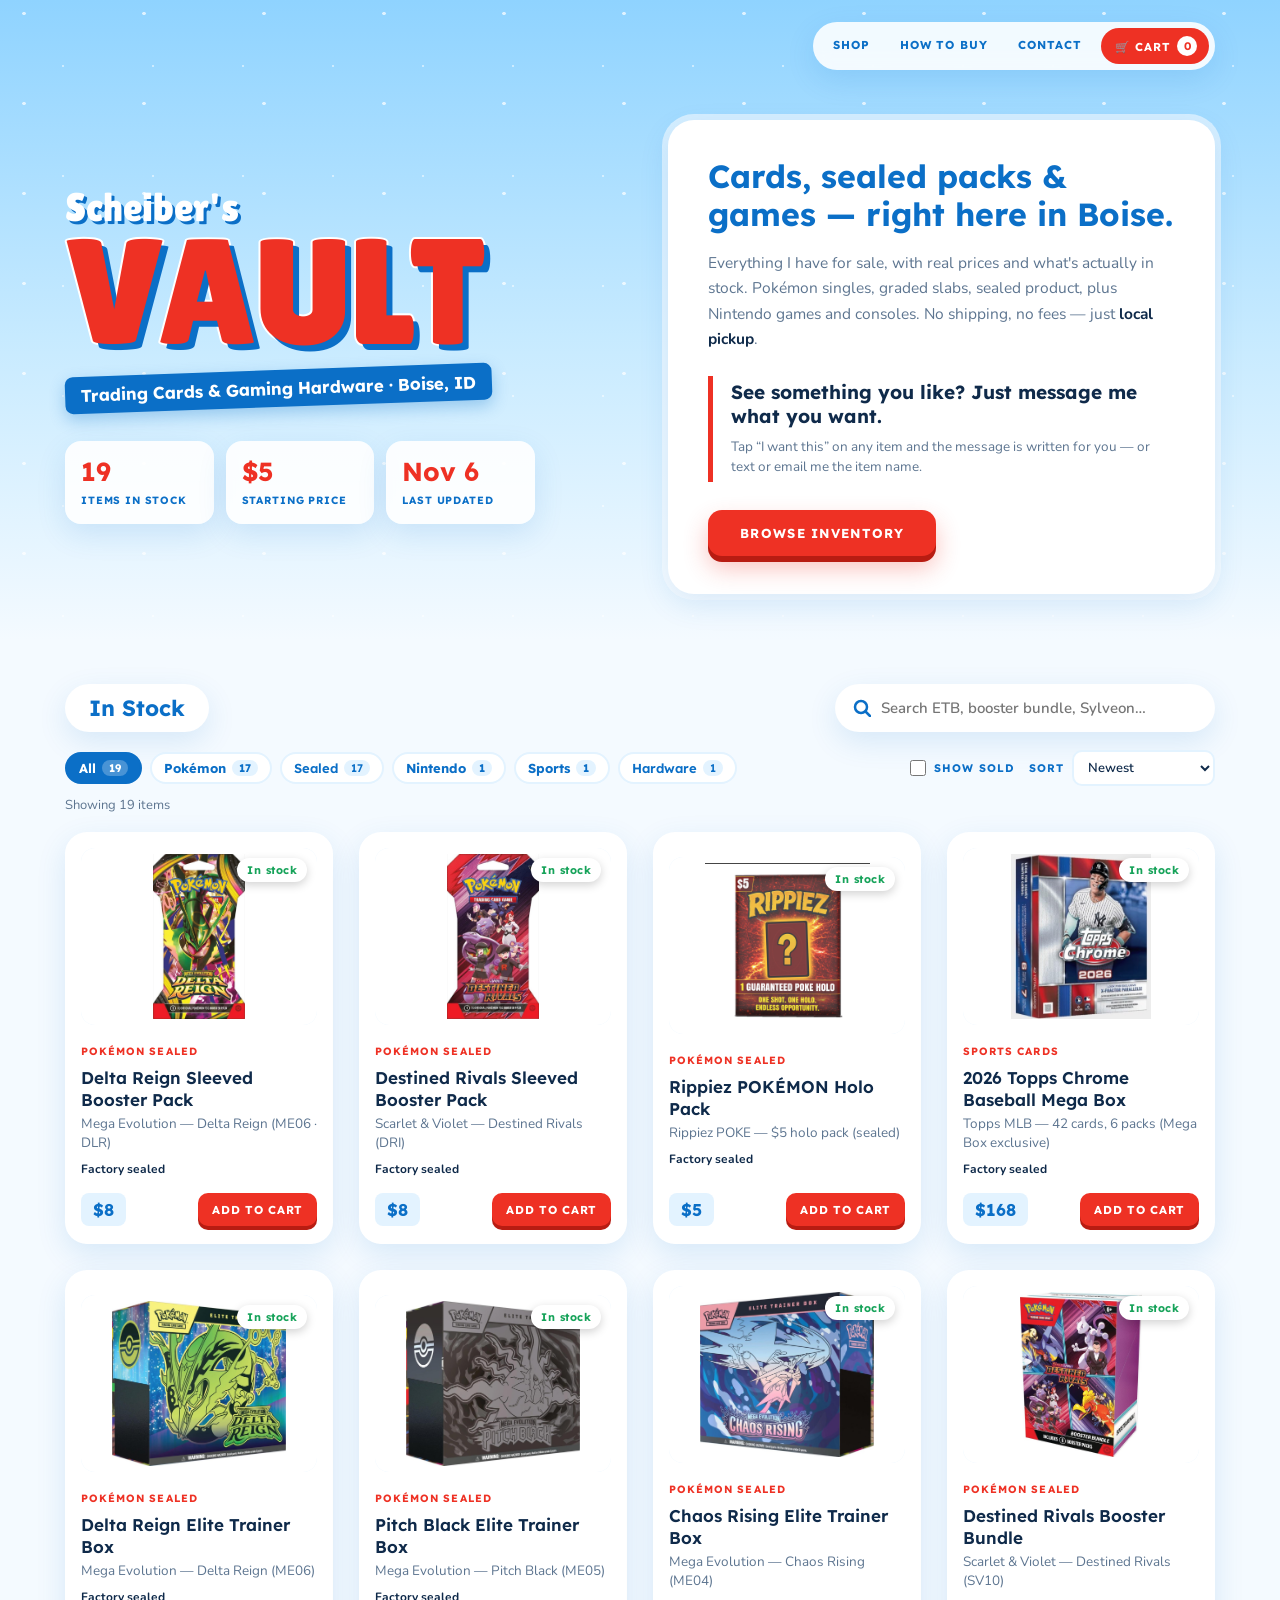
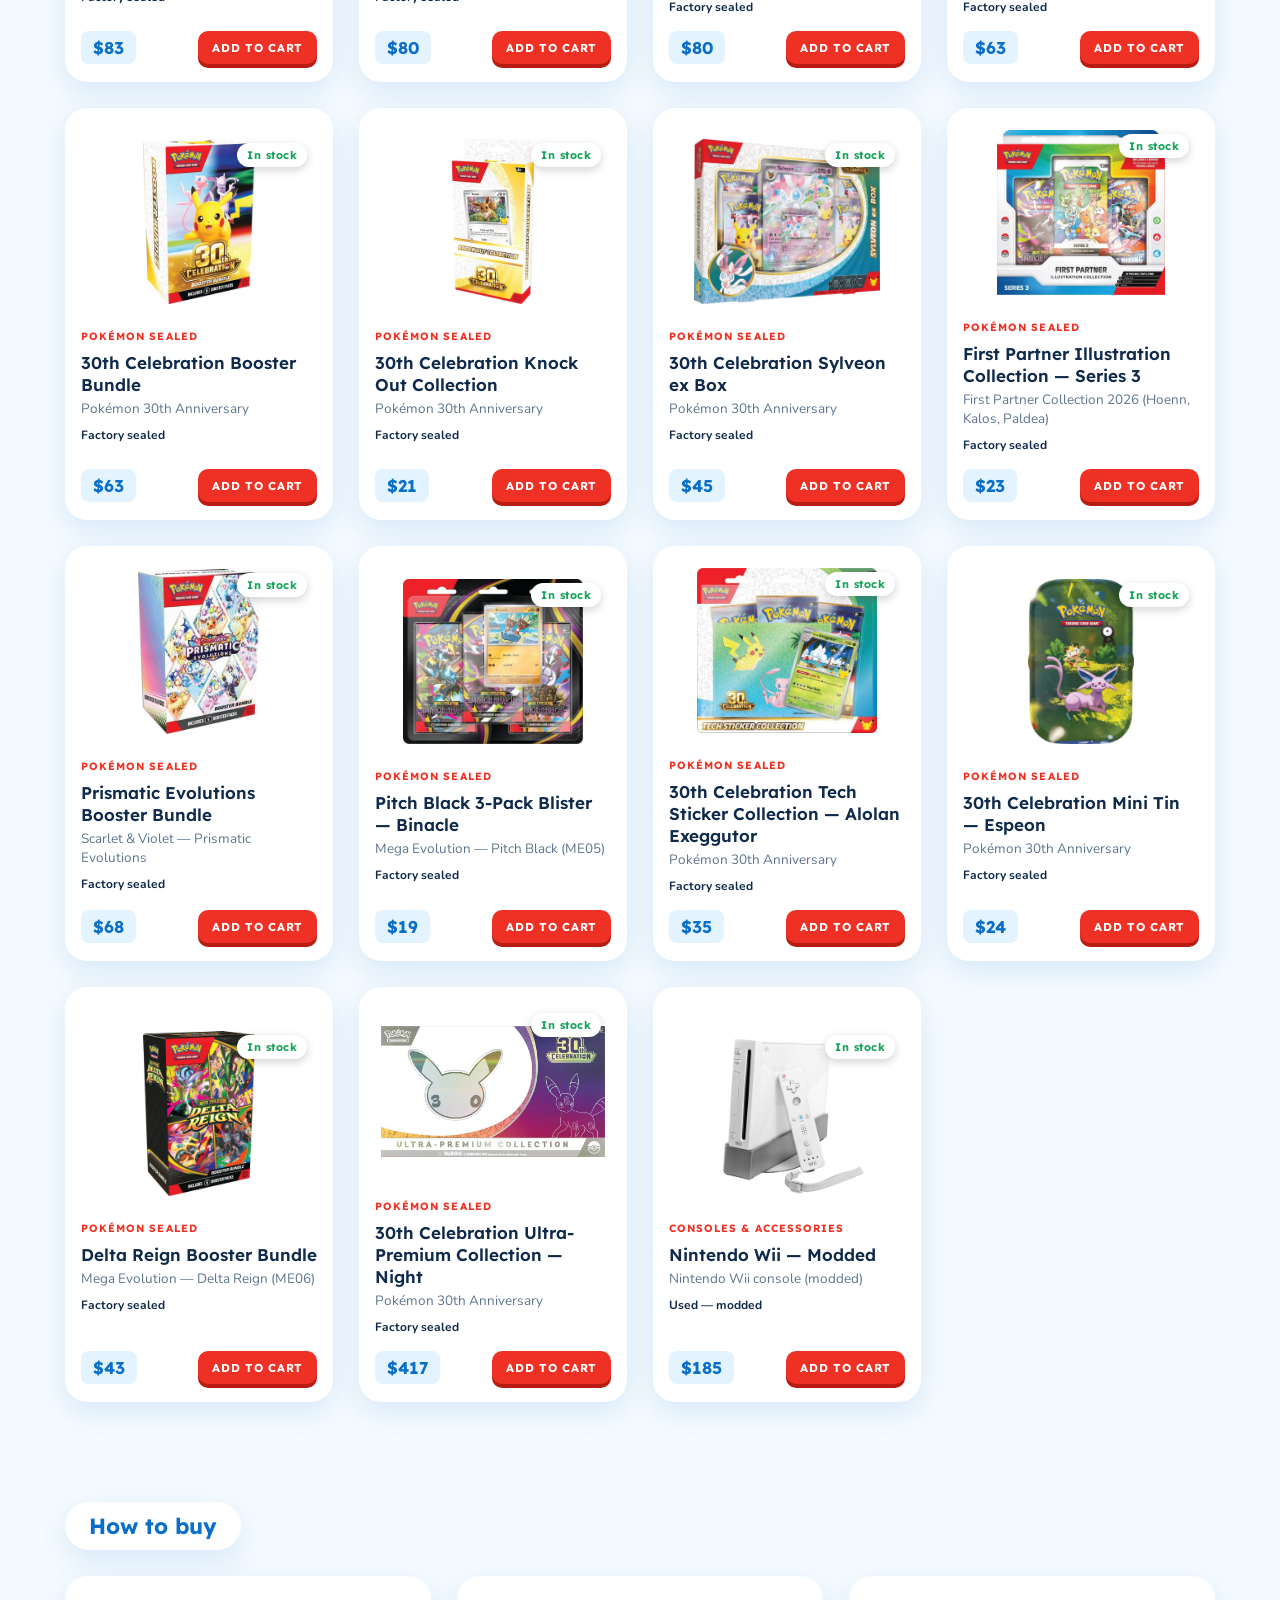
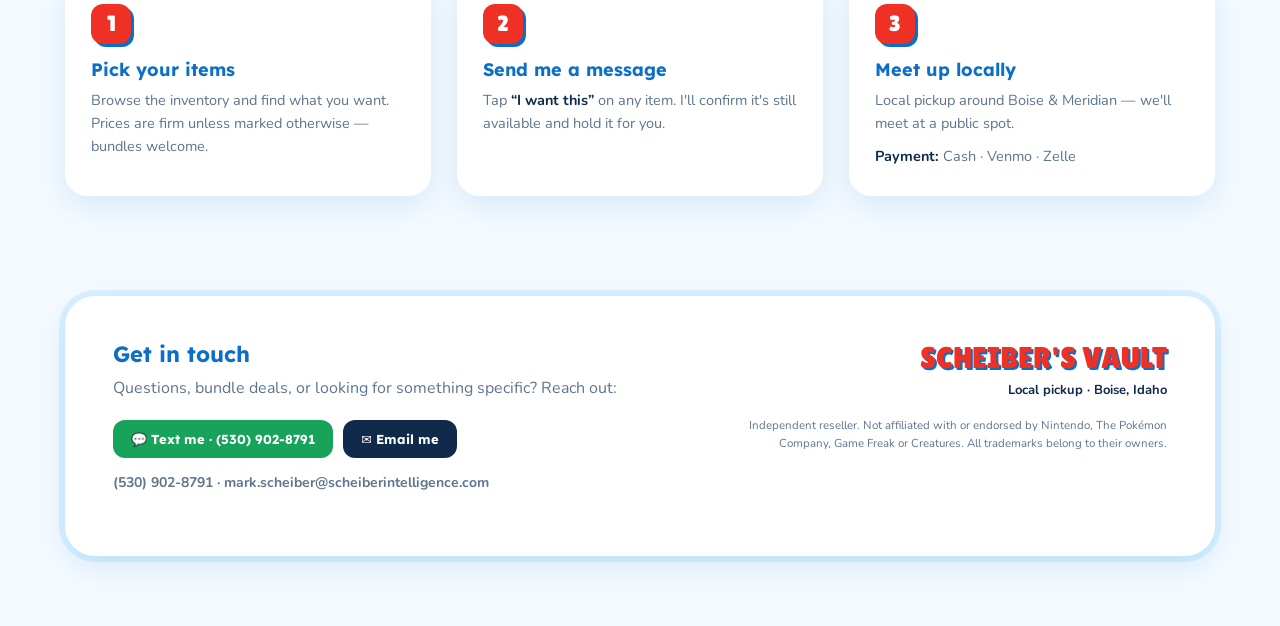
<file: index.html>
<!DOCTYPE html>
<html lang="en">
<head>
  <meta charset="UTF-8">
  <meta name="viewport" content="width=device-width, initial-scale=1">
  <!-- Unlisted storefront: stays out of search engines (also enforced by _headers + robots.txt).
       Shared links still work and show a preview card on Facebook/Messenger. -->
  <meta name="robots" content="noindex, nofollow, noarchive">
  <title>Scheiber's Vault — Pokémon & Nintendo in Boise</title>
  <meta name="description" content="Pokémon cards, sealed product and Nintendo games for local pickup in Boise, ID. See what's in stock and what it costs.">

  <!-- Link preview (Facebook, Messenger, iMessage, etc.) -->
  <meta property="og:type" content="website">
  <meta property="og:site_name" content="Scheiber's Vault">
  <meta property="og:title" content="Scheiber's Vault — Pokémon & Nintendo in Boise">
  <meta property="og:description" content="Pokémon cards, sealed product & Nintendo games. Live inventory with prices — local pickup in Boise, ID.">
  <meta property="og:url" content="https://storefront.scheiberintelligence.com/">
  <meta property="og:image" content="https://storefront.scheiberintelligence.com/og-image.png">
  <meta property="og:image:width" content="1200">
  <meta property="og:image:height" content="630">
  <meta name="twitter:card" content="summary_large_image">
  <meta name="theme-color" content="#8fd3ff">

  <link rel="icon" href="data:image/svg+xml,<svg xmlns='http://www.w3.org/2000/svg' viewBox='0 0 64 64'><rect width='64' height='64' rx='16' fill='%23ee3124'/><text x='32' y='45' font-size='38' text-anchor='middle' fill='white' font-family='Arial Black,Arial' font-weight='900'>V</text></svg>">
  <link rel="preconnect" href="https://fonts.googleapis.com">
  <link rel="preconnect" href="https://fonts.gstatic.com" crossorigin>
  <link href="https://fonts.googleapis.com/css2?family=Lilita+One&family=Lexend:wght@500;600;700&family=Nunito:wght@400;600;700&display=swap" rel="stylesheet">
  <link rel="stylesheet" href="styles.css">
</head>
<body>
  <div class="sky" aria-hidden="true"></div>

  <header class="topbar">
    <nav class="nav-pill" aria-label="Main">
      <a href="#shop">Shop</a>
      <a href="#how">How to buy</a>
      <a href="#contact">Contact</a>
      <button type="button" class="nav-cart" data-open-cart aria-label="Open cart">🛒 Cart <span class="cart-count">0</span></button>
    </nav>
  </header>

  <main>
    <section class="hero wrap">
      <div class="hero-left">
        <h1 class="logo">
          <span class="logo-the">Scheiber's</span>
          <span class="logo-main">VAULT</span>
        </h1>
        <span class="tag-badge">Trading Cards &amp; Gaming Hardware · Boise, ID</span>

        <div class="hero-stats">
          <div class="stat"><strong id="statStock">–</strong><span>items in stock</span></div>
          <div class="stat"><strong id="statFrom">–</strong><span>starting price</span></div>
          <div class="stat"><strong id="statUpdated">–</strong><span>last updated</span></div>
        </div>
      </div>

      <div class="hero-card">
        <h2>Cards, sealed packs &amp; games — right here in Boise.</h2>
        <p>Everything I have for sale, with real prices and what's actually in stock. Pokémon singles, graded slabs, sealed product, plus Nintendo games and consoles. No shipping, no fees — just <strong>local pickup</strong>.</p>
        <blockquote>
          <p>See something you like? Just message me what you want.</p>
          <small>Tap “I want this” on any item and the message is written for you — or text or email me the item name.</small>
        </blockquote>
        <a class="btn-red" href="#shop">Browse inventory</a>
      </div>
    </section>

    <section class="shop wrap" id="shop">
      <div class="shop-head">
        <h2 class="pill-heading">In Stock</h2>
        <div class="search">
          <input id="search" type="search" placeholder="Search ETB, booster bundle, Sylveon…" aria-label="Search inventory" autocomplete="off">
        </div>
      </div>

      <div class="shop-bar">
        <div class="chips" id="chips" role="tablist" aria-label="Category"></div>
        <div class="shop-tools">
          <label class="toggle"><input type="checkbox" id="showSold"> Show sold</label>
          <label>Sort
            <select id="sort">
              <option value="new">Newest</option>
              <option value="low">Price: low → high</option>
              <option value="high">Price: high → low</option>
              <option value="az">A → Z</option>
            </select>
          </label>
        </div>
      </div>

      <p class="result-count" id="resultCount" aria-live="polite"></p>
      <div class="grid" id="grid"></div>
      <div class="empty" id="empty" hidden>
        <p>Nothing matches that search right now.</p>
        <small>Looking for something specific? <a href="#contact">Ask me</a> — I might have it or can keep an eye out.</small>
      </div>
    </section>

    <section class="how wrap" id="how">
      <h2 class="pill-heading">How to buy</h2>
      <ol class="steps">
        <li>
          <span class="step-num">1</span>
          <h3>Pick your items</h3>
          <p>Browse the inventory and find what you want. Prices are firm unless marked otherwise — bundles welcome.</p>
        </li>
        <li>
          <span class="step-num">2</span>
          <h3>Send me a message</h3>
          <p>Tap <b>“I want this”</b> on any item. I'll confirm it's still available and hold it for you.</p>
        </li>
        <li>
          <span class="step-num">3</span>
          <h3>Meet up locally</h3>
          <p id="pickupText">Local pickup around Boise.</p>
          <p class="pay" id="payText"></p>
        </li>
      </ol>
    </section>
  </main>

  <footer class="wrap" id="contact">
    <div class="footer-card">
      <div class="footer-contact">
        <h3>Get in touch</h3>
        <p>Questions, bundle deals, or looking for something specific? Reach out:</p>
        <div class="contact-btns" id="contactBtns"></div>
        <p class="contact-plain" id="contactPlain"></p>
        <p class="contact-missing" id="contactMissing" hidden>Contact options coming soon — message me wherever you found this link.</p>
      </div>
      <div class="footer-brand">
        <span class="footer-logo">SCHEIBER'S VAULT</span>
        <small>Local pickup · Boise, Idaho</small>
        <p class="disclaimer">Independent reseller. Not affiliated with or endorsed by Nintendo, The Pokémon Company, Game Freak or Creatures. All trademarks belong to their owners.</p>
      </div>
    </div>
  </footer>

  <!-- Item detail dialog -->
  <dialog class="modal" id="modal" aria-labelledby="modalTitle">
    <button class="modal-close" type="button" id="modalClose" aria-label="Close">×</button>
    <div class="modal-body" id="modalBody"></div>
  </dialog>

  <!-- Cart -->
  <dialog class="modal cart-modal" id="cartModal" aria-labelledby="cartTitle">
    <button class="modal-close" type="button" id="cartClose" aria-label="Close">×</button>
    <div class="cart-wrap">
      <h2 id="cartTitle">Your cart</h2>
      <div id="cartBody"></div>
    </div>
  </dialog>

  <button type="button" class="cart-fab" id="cartFab" data-open-cart hidden>🛒 View cart · <span class="cart-count">0</span></button>

  <div class="toast" id="toast" role="status" aria-live="polite"></div>

  <script src="inventory.js"></script>
  <script src="script.js"></script>
</body>
</html>
</file>
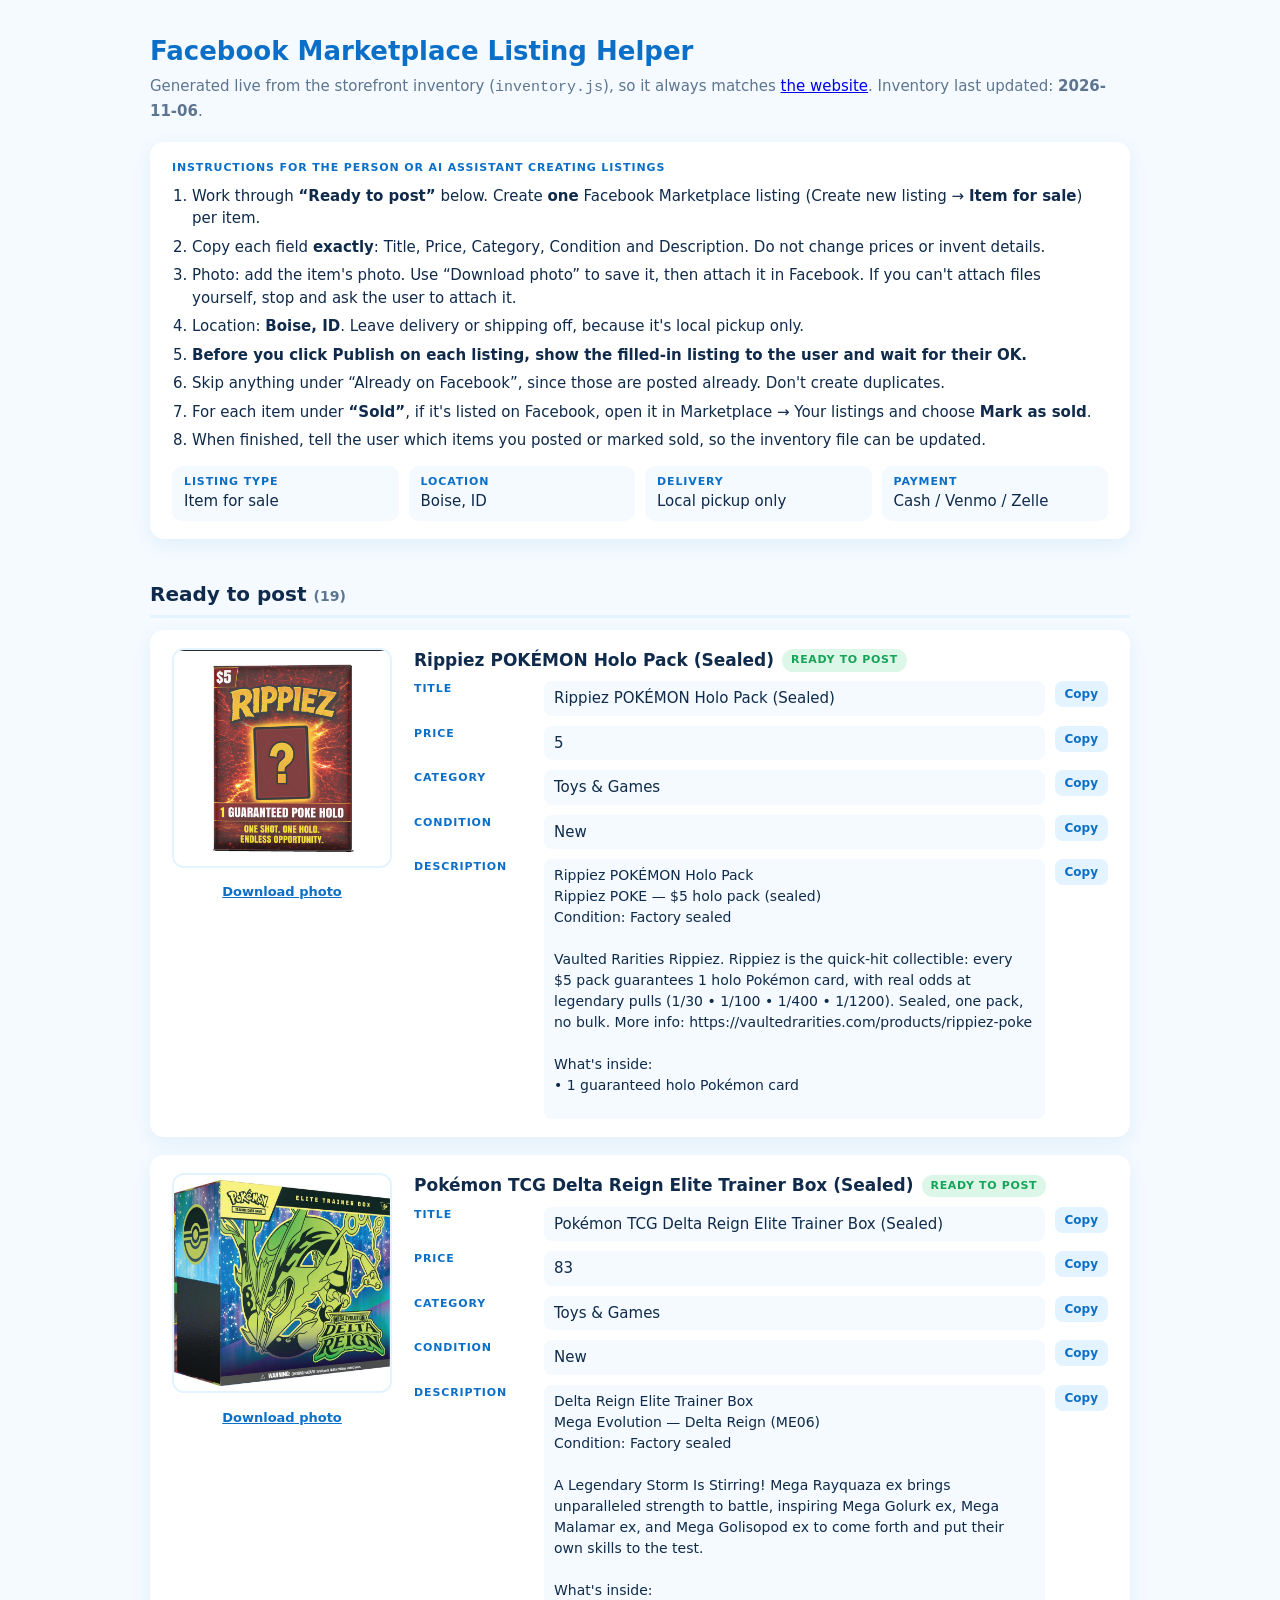
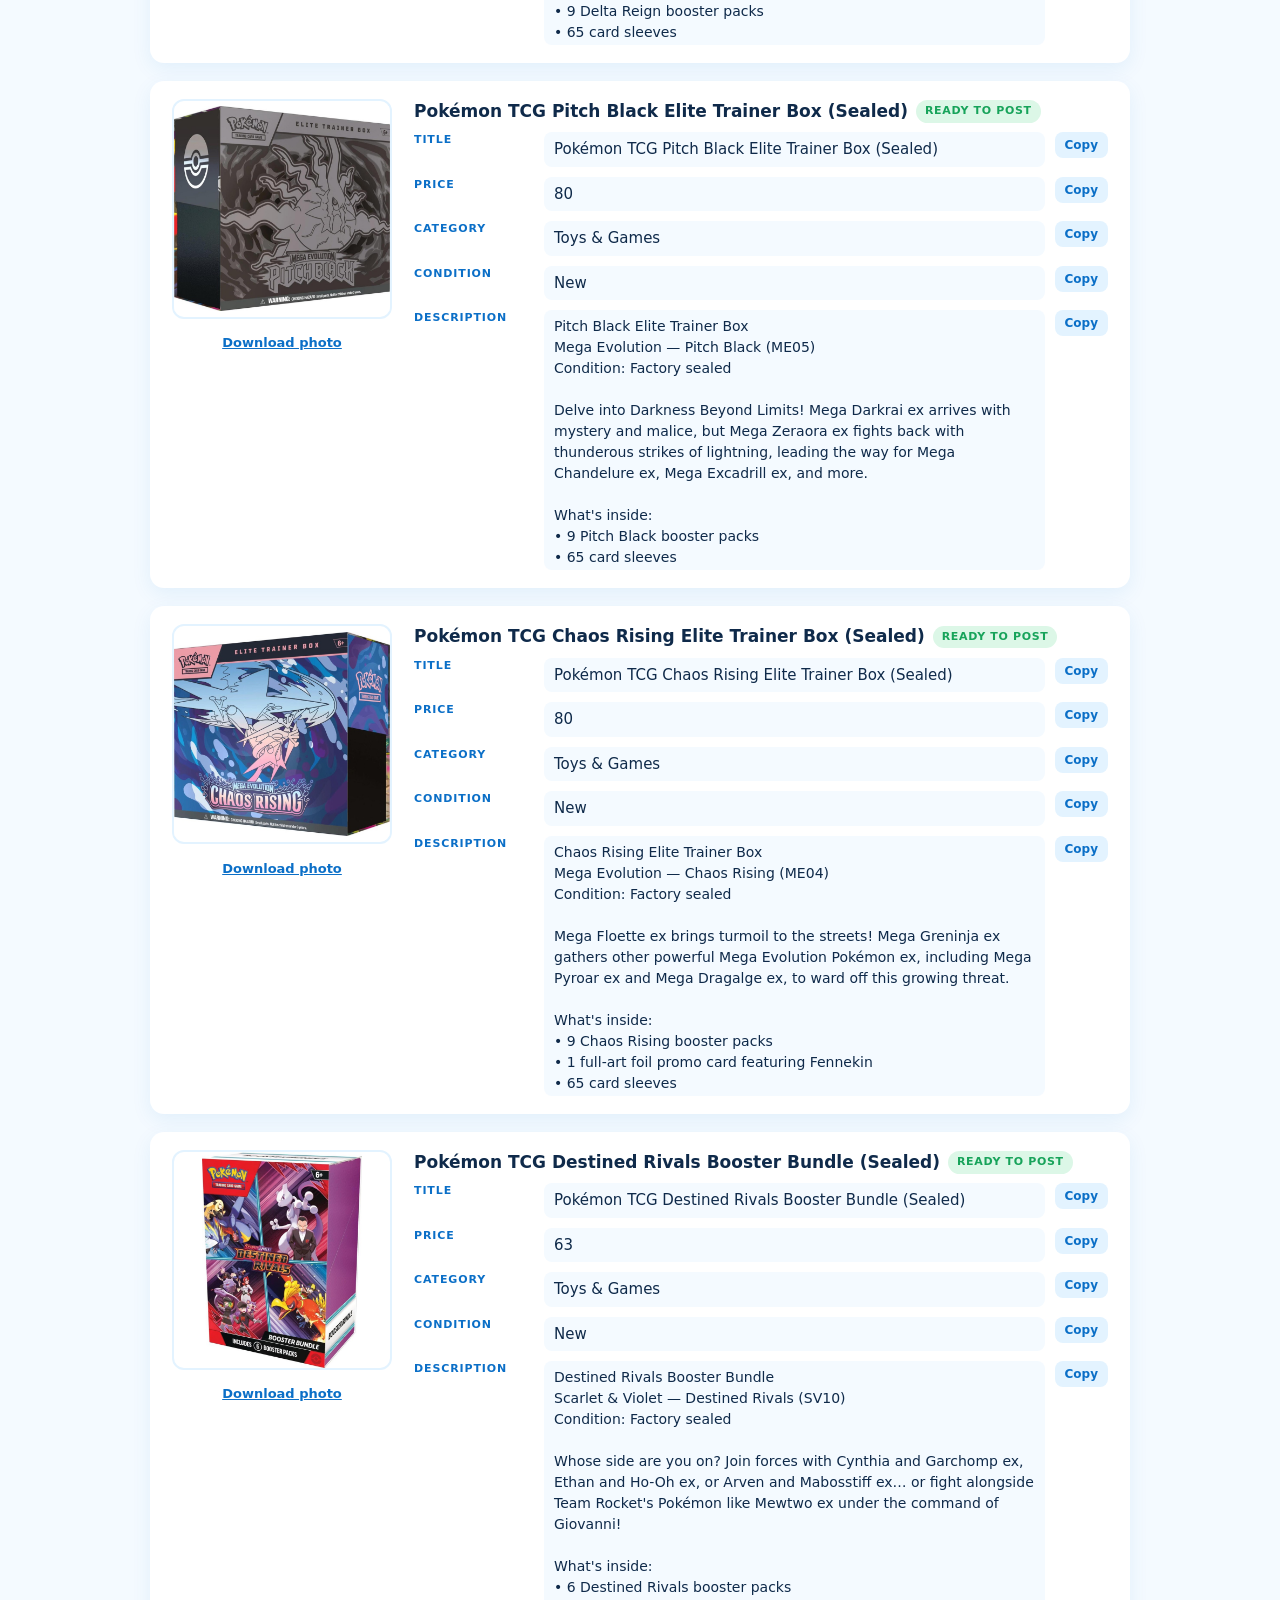
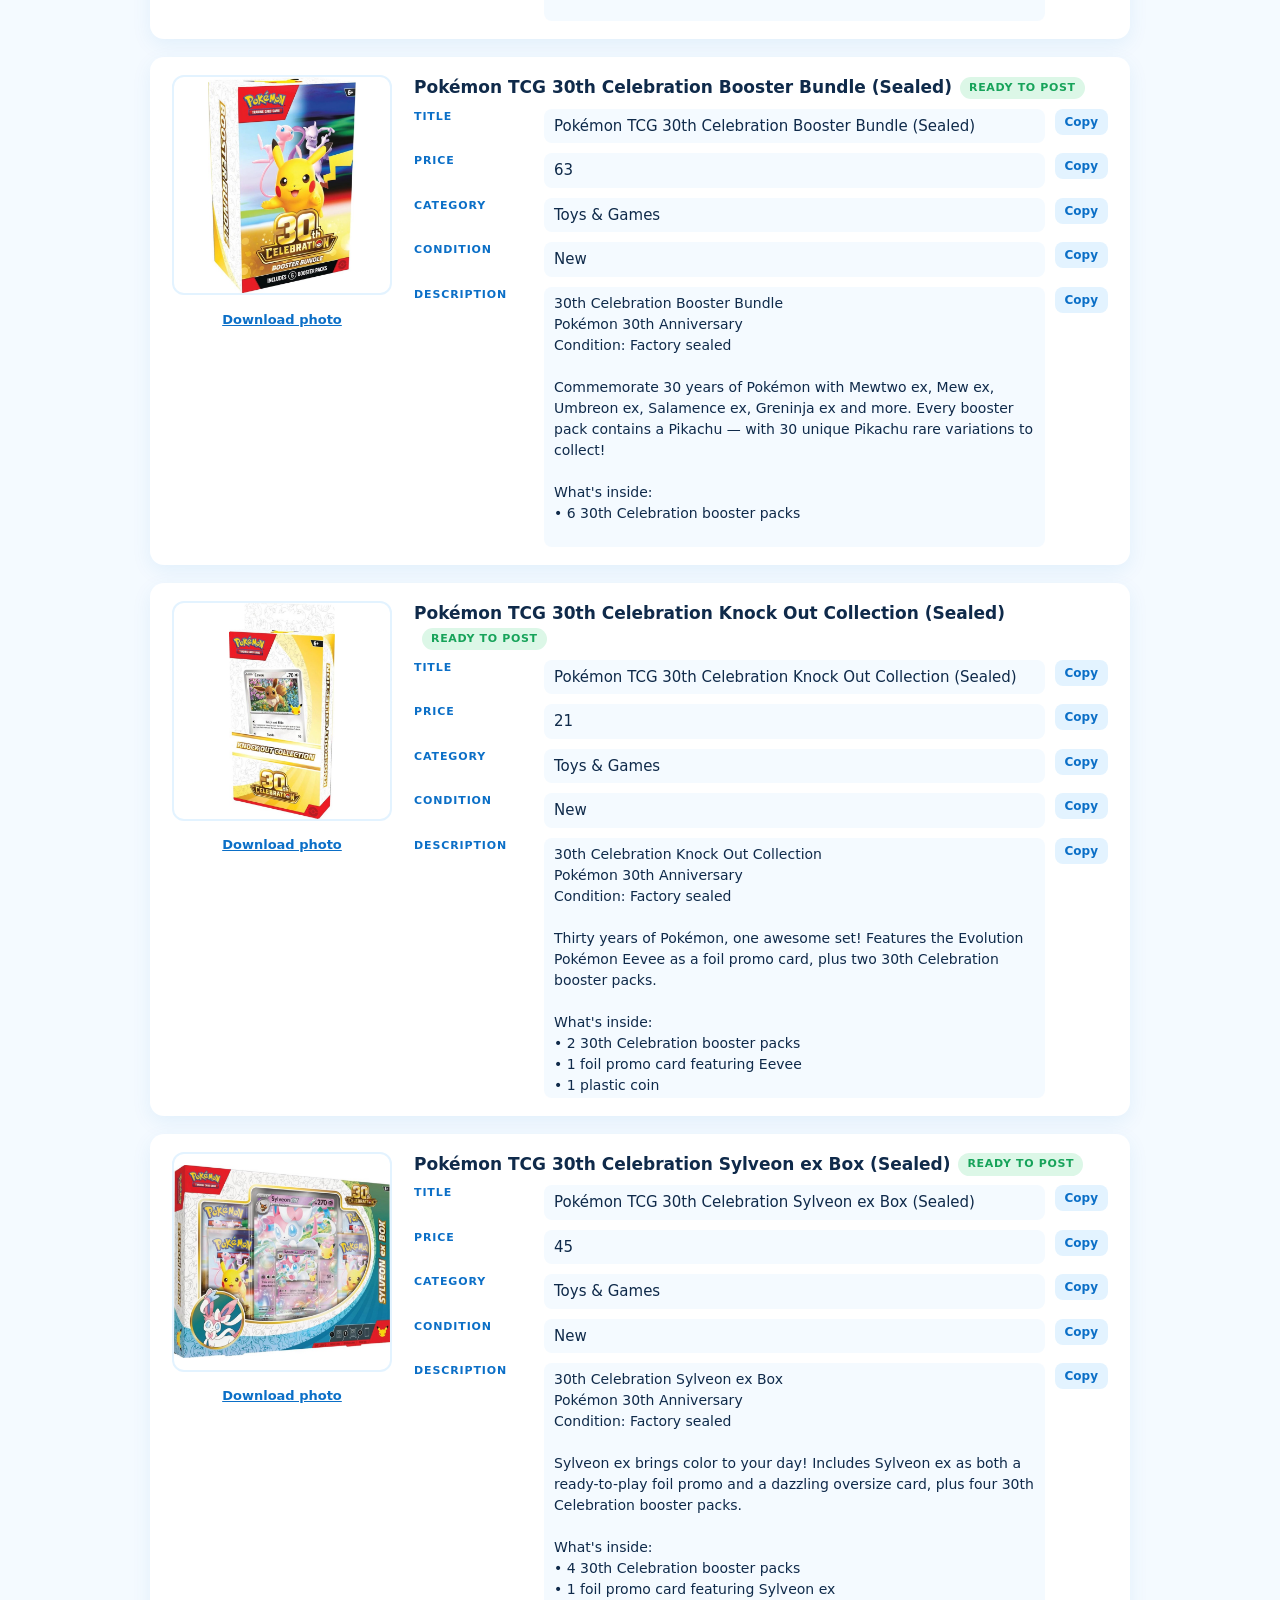
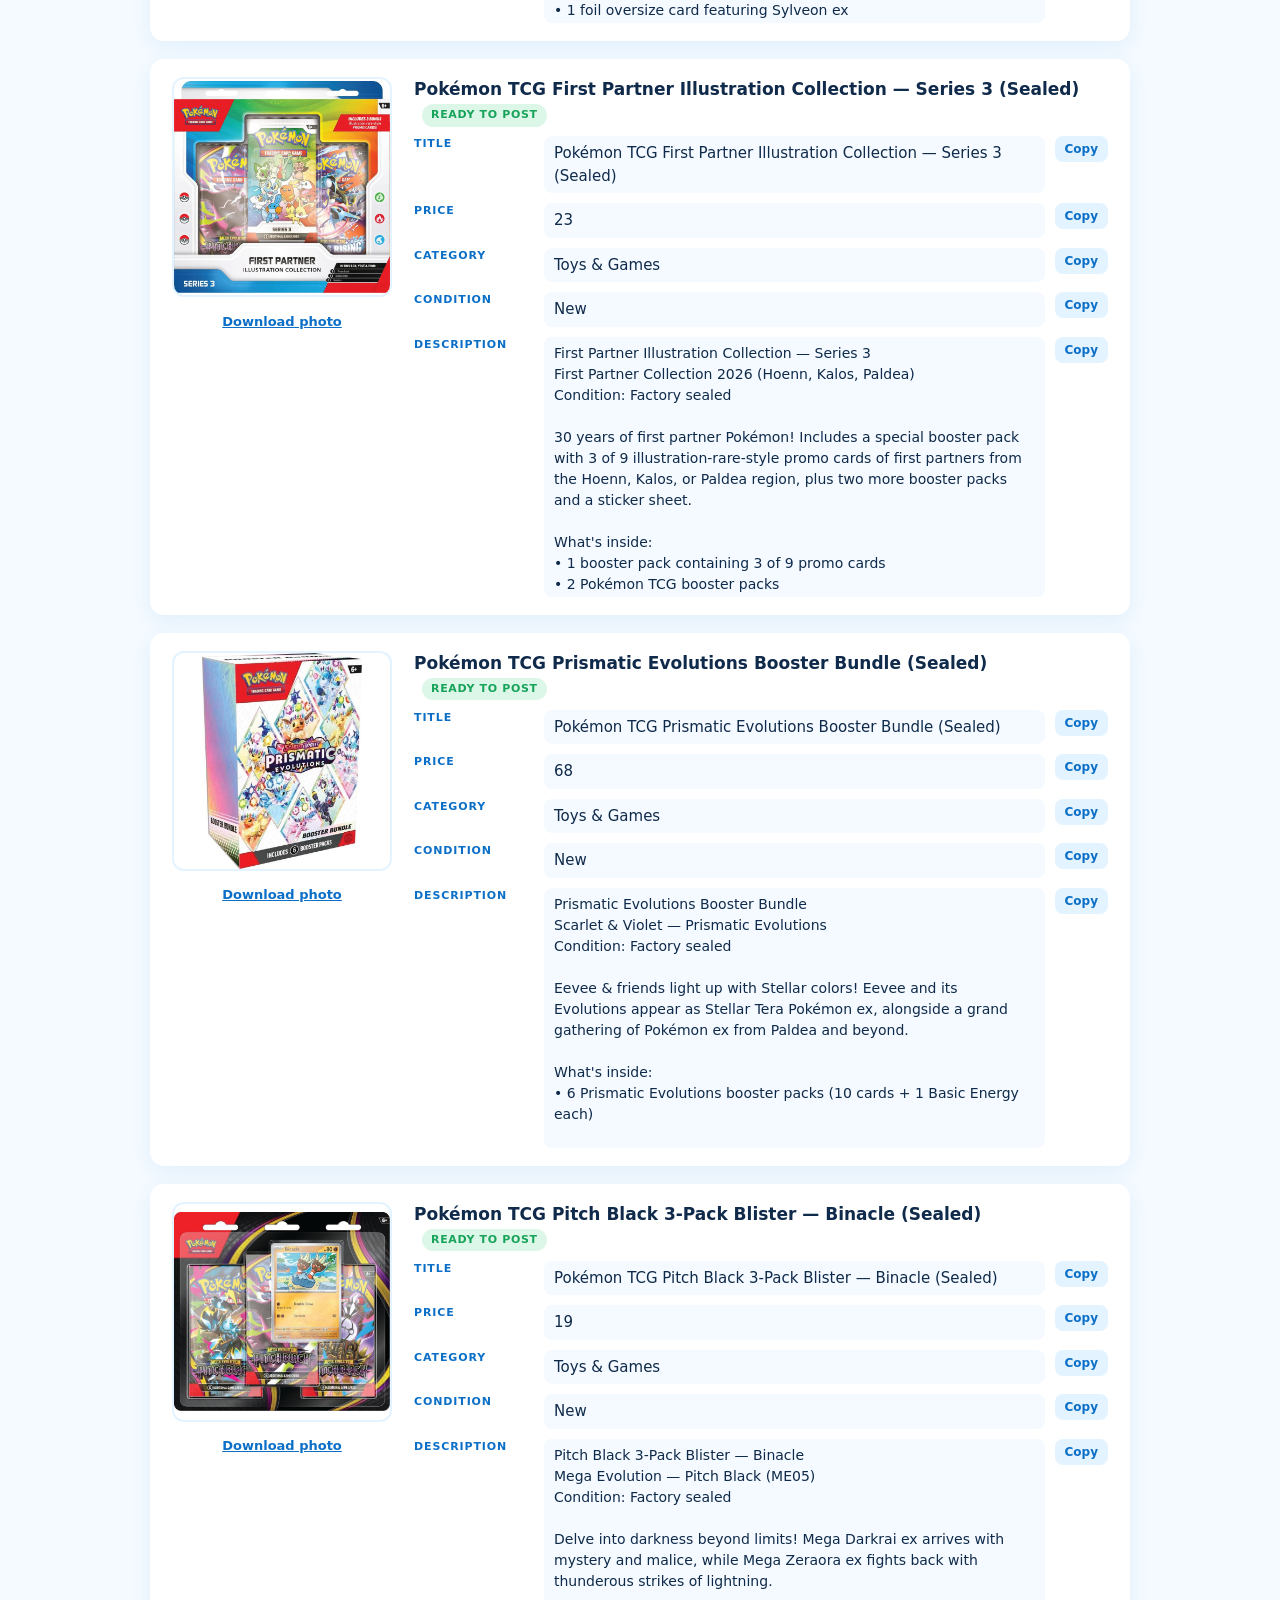
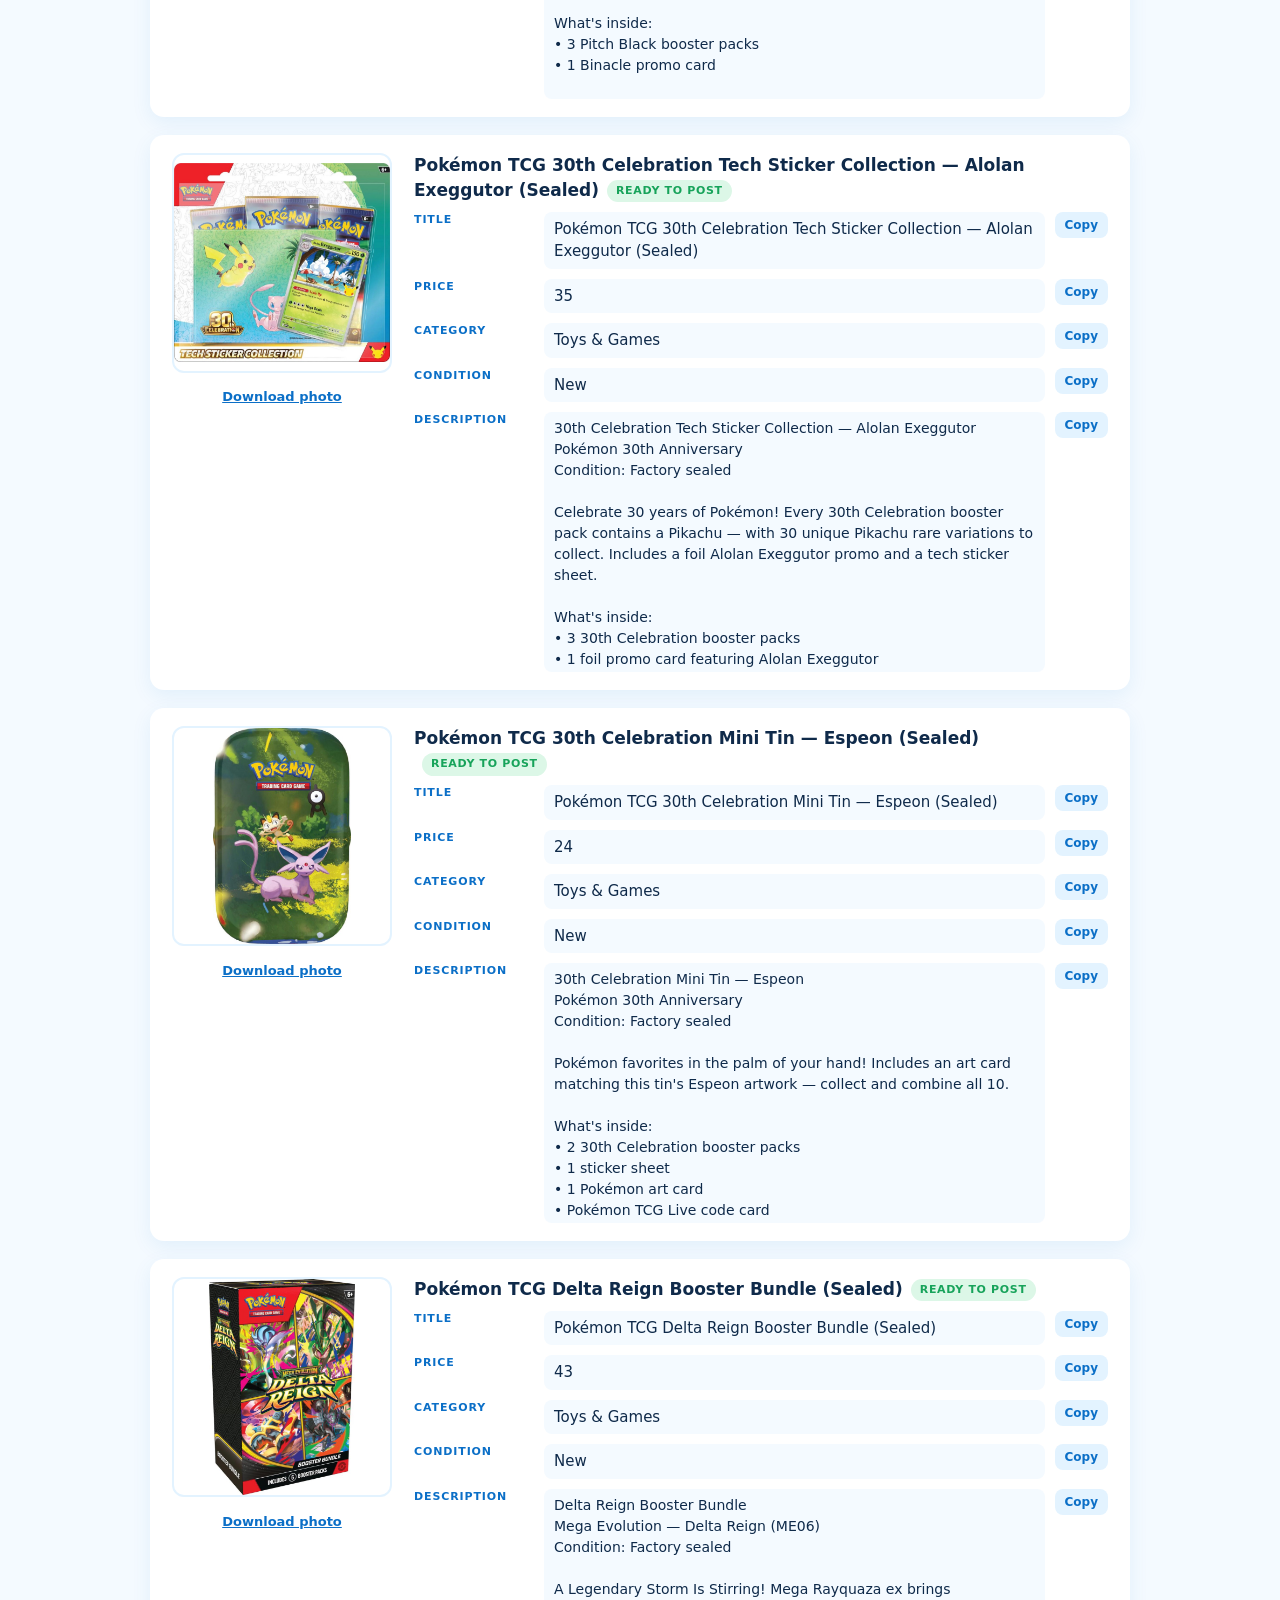
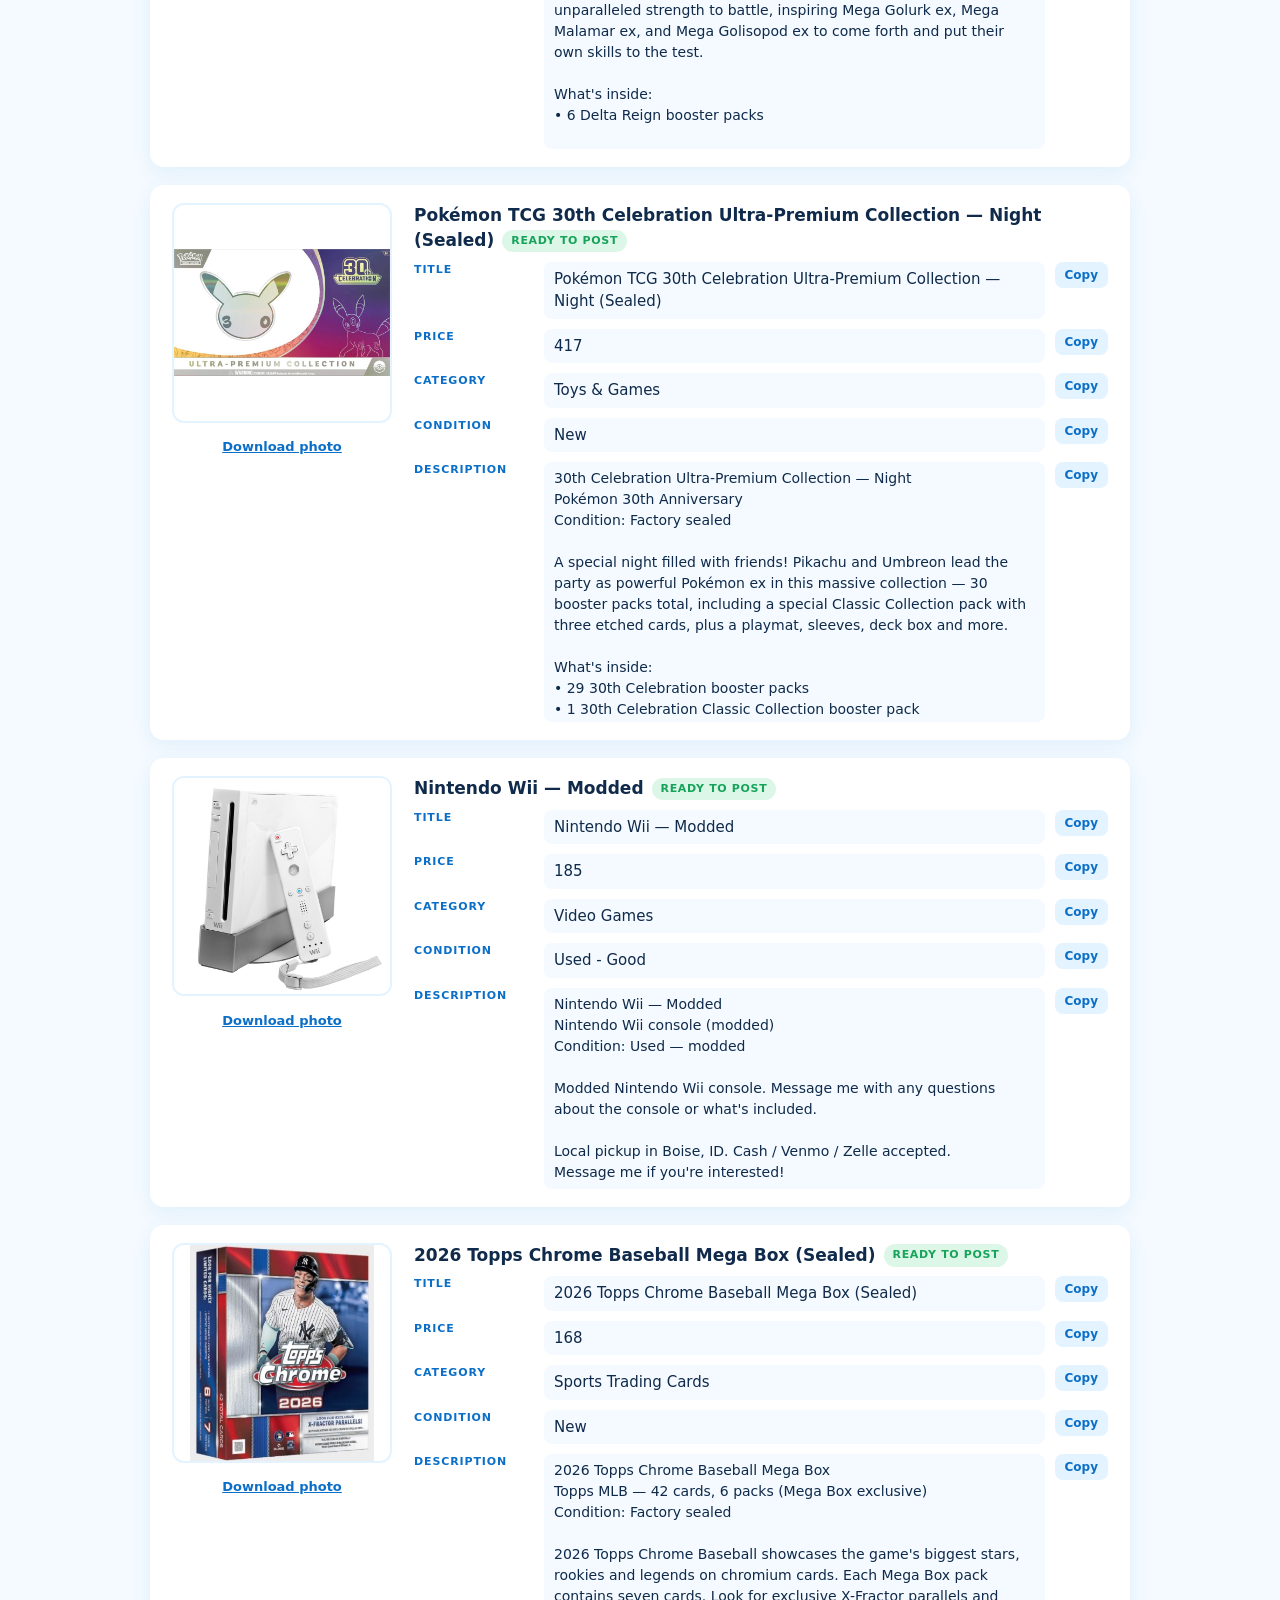
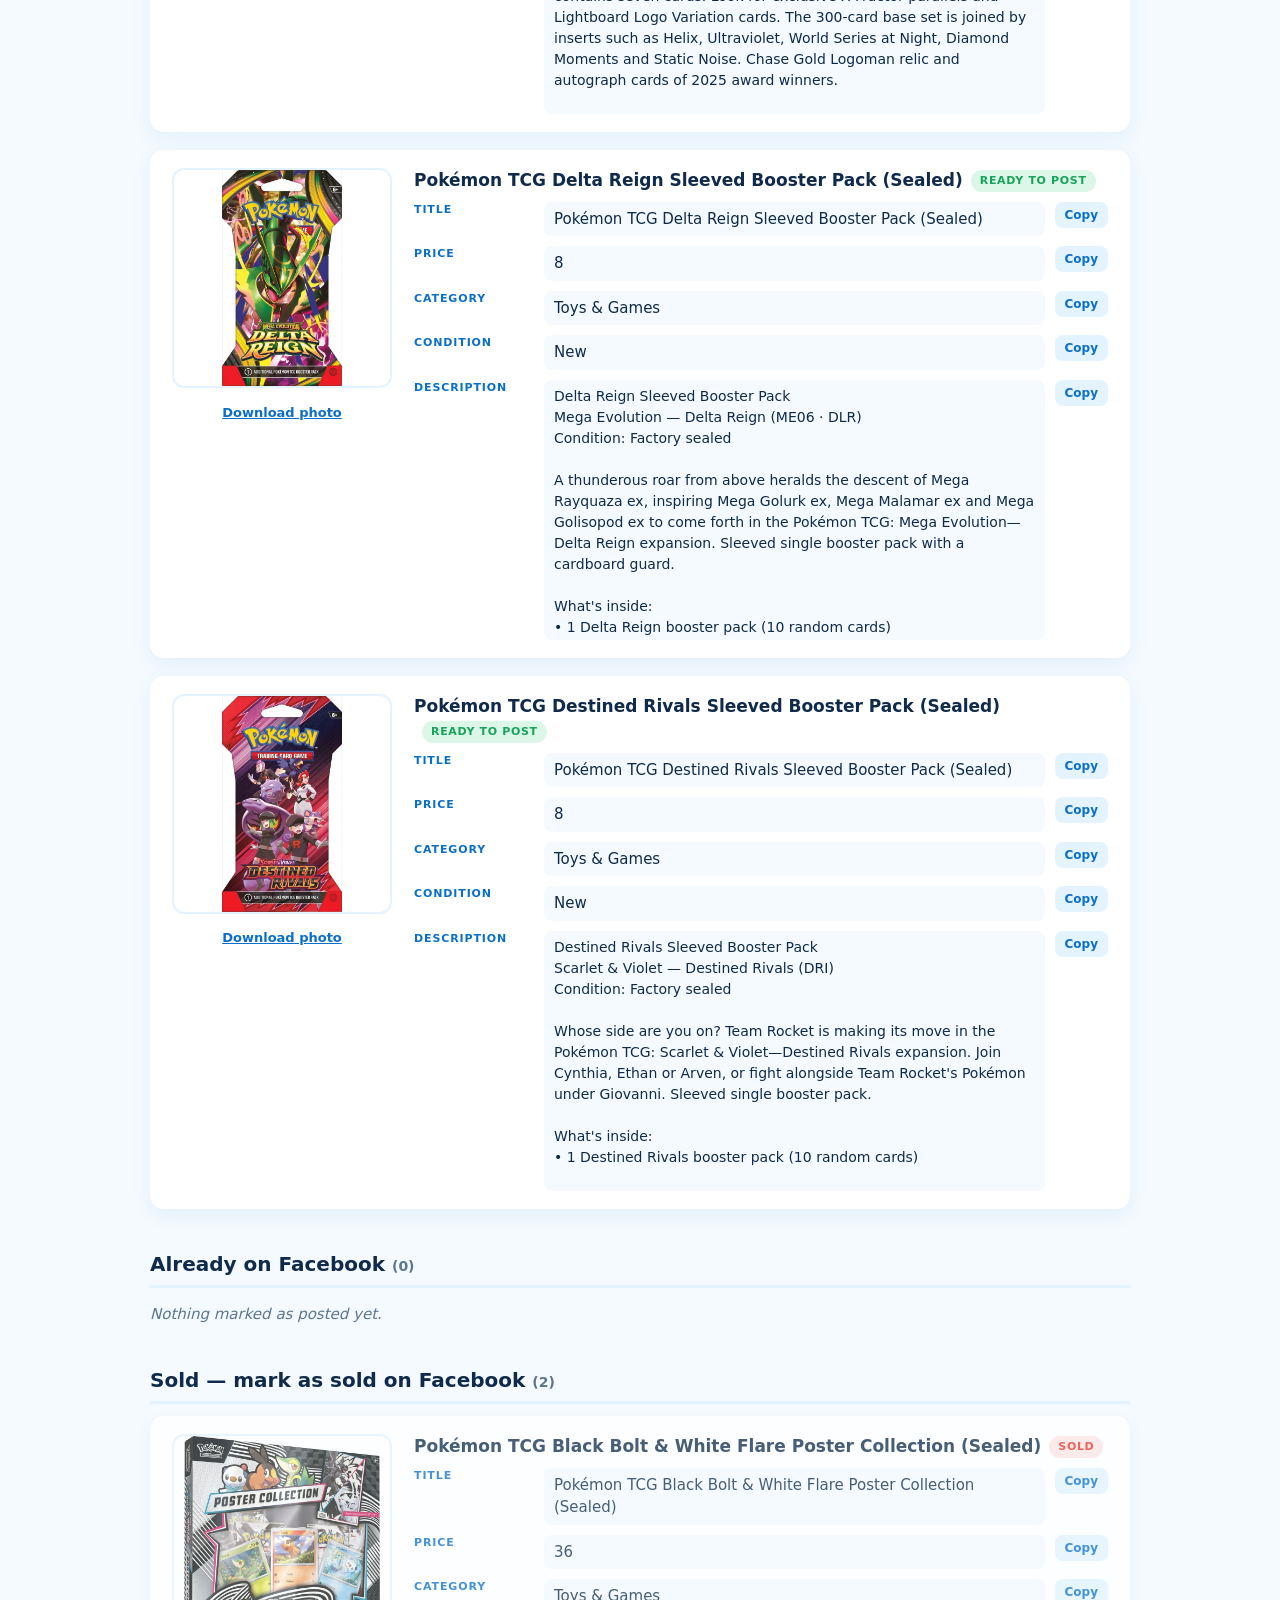
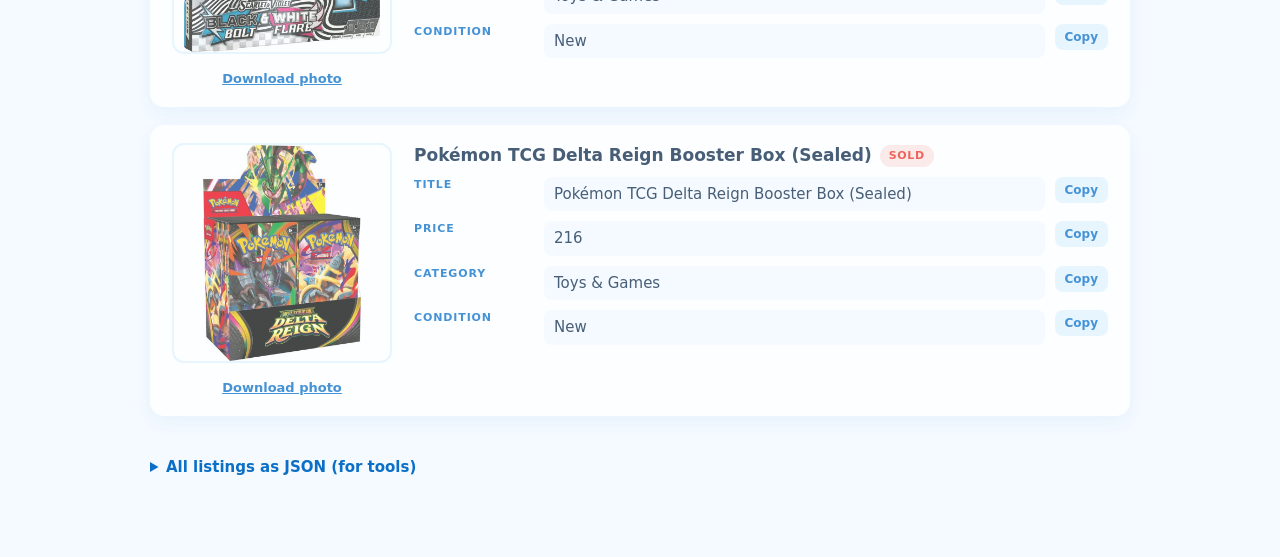
<file: list.html>
<!DOCTYPE html>
<html lang="en">
<head>
  <meta charset="UTF-8">
  <meta name="viewport" content="width=device-width, initial-scale=1">
  <meta name="robots" content="noindex, nofollow, noarchive">
  <title>Marketplace Listing Helper — Scheiber's Vault</title>
  <style>
    :root { --navy:#0f2a4a; --blue:#0b6fc7; --soft:#e3f3ff; --red:#ee3124; --green:#17a35a; --muted:#5d7590; --bg:#f4faff; }
    * { box-sizing: border-box; }
    body { margin: 0; font: 15px/1.5 system-ui, -apple-system, "Segoe UI", sans-serif; color: var(--navy); background: var(--bg); }
    main { width: min(980px, 100% - 32px); margin: 32px auto 80px; }
    h1 { font-size: 26px; margin: 0 0 4px; color: var(--blue); }
    h2 { font-size: 20px; margin: 40px 0 12px; padding-bottom: 6px; border-bottom: 3px solid var(--soft); }
    h2 small { font-weight: 600; color: var(--muted); font-size: 14px; }
    .sub { color: var(--muted); margin: 0 0 20px; }
    .panel { background: #fff; border-radius: 14px; padding: 18px 22px; box-shadow: 0 6px 20px rgba(11,111,199,.08); }
    .instructions ol { margin: 8px 0 0; padding-left: 20px; }
    .instructions li { margin-bottom: 6px; }
    .defaults { display: grid; grid-template-columns: repeat(auto-fit, minmax(200px, 1fr)); gap: 10px; margin-top: 14px; }
    .defaults div { background: var(--bg); border-radius: 10px; padding: 8px 12px; }
    .label { display: block; font-size: 11px; font-weight: 800; letter-spacing: .08em; text-transform: uppercase; color: var(--blue); }

    .listing { display: grid; grid-template-columns: 220px 1fr; gap: 22px; margin-bottom: 18px; }
    .listing.sold { opacity: .75; }
    .photo { text-align: center; }
    .photo img { width: 100%; aspect-ratio: 1; object-fit: contain; background: #fff; border: 2px solid var(--soft); border-radius: 12px; }
    .photo a { display: inline-block; margin-top: 8px; font-weight: 700; font-size: 13px; color: var(--blue); }
    .fields { display: grid; gap: 10px; }
    .field { display: grid; grid-template-columns: 120px 1fr auto; gap: 10px; align-items: start; }
    .value { background: var(--bg); border-radius: 8px; padding: 6px 10px; white-space: pre-wrap; word-break: break-word; }
    .value.desc { max-height: 260px; overflow: auto; font-size: 14px; }
    button.copy { font: 700 12px system-ui, sans-serif; color: var(--blue); background: var(--soft); border: 0; border-radius: 8px; padding: 6px 10px; cursor: pointer; white-space: nowrap; }
    button.copy:hover { background: #cfe8ff; }
    button.copy.done { background: var(--green); color: #fff; }
    .tag { display: inline-block; font-size: 11px; font-weight: 800; letter-spacing: .06em; text-transform: uppercase; padding: 3px 9px; border-radius: 999px; margin-left: 8px; vertical-align: middle; }
    .tag.ready { background: #dcf7e7; color: var(--green); }
    .tag.listed { background: var(--soft); color: var(--blue); }
    .tag.sold { background: #fde4e2; color: var(--red); }
    .listing h3 { margin: 0 0 8px; font-size: 17px; }
    .empty { color: var(--muted); font-style: italic; }
    details { margin-top: 40px; }
    summary { cursor: pointer; font-weight: 700; color: var(--blue); }
    pre { background: #fff; border-radius: 10px; padding: 14px; overflow: auto; font-size: 12px; }
    @media (max-width: 700px) {
      .listing { grid-template-columns: 1fr; }
      .photo img { max-width: 260px; }
      .field { grid-template-columns: 1fr auto; }
      .field .label { grid-column: 1 / -1; }
    }
  </style>
</head>
<body>
<main>
  <h1>Facebook Marketplace Listing Helper</h1>
  <p class="sub">Generated live from the storefront inventory (<code>inventory.js</code>), so it always matches <a href="/">the website</a>. Inventory last updated: <b id="updated"></b>.</p>

  <section class="panel instructions" id="instructions">
    <span class="label">Instructions for the person or AI assistant creating listings</span>
    <ol>
      <li>Work through <b>“Ready to post”</b> below. Create <b>one</b> Facebook Marketplace listing (Create new listing → <b>Item for sale</b>) per item.</li>
      <li>Copy each field <b>exactly</b>: Title, Price, Category, Condition and Description. Do not change prices or invent details.</li>
      <li>Photo: add the item's photo. Use “Download photo” to save it, then attach it in Facebook. If you can't attach files yourself, stop and ask the user to attach it.</li>
      <li>Location: <b id="locText"></b>. Leave delivery or shipping off, because it's local pickup only.</li>
      <li><b>Before you click Publish on each listing, show the filled-in listing to the user and wait for their OK.</b></li>
      <li>Skip anything under “Already on Facebook”, since those are posted already. Don't create duplicates.</li>
      <li>For each item under <b>“Sold”</b>, if it's listed on Facebook, open it in Marketplace → Your listings and choose <b>Mark as sold</b>.</li>
      <li>When finished, tell the user which items you posted or marked sold, so the inventory file can be updated.</li>
    </ol>
    <div class="defaults">
      <div><span class="label">Listing type</span>Item for sale</div>
      <div><span class="label">Location</span><span id="locDefault"></span></div>
      <div><span class="label">Delivery</span>Local pickup only</div>
      <div><span class="label">Payment</span><span id="payDefault"></span></div>
    </div>
  </section>

  <h2 id="ready-heading">Ready to post <small id="readyCount"></small></h2>
  <div id="ready"></div>

  <h2 id="listed-heading">Already on Facebook <small id="listedCount"></small></h2>
  <div id="listed"></div>

  <h2 id="sold-heading">Sold — mark as sold on Facebook <small id="soldCount"></small></h2>
  <div id="sold"></div>

  <details>
    <summary>All listings as JSON (for tools)</summary>
    <pre id="json"></pre>
  </details>
</main>

<script src="inventory.js"></script>
<script>
  const SITE = "https://storefront.scheiberintelligence.com";
  const esc = (s) => String(s ?? "").replace(/[&<>"']/g, (c) => ({ "&": "&amp;", "<": "&lt;", ">": "&gt;", '"': "&quot;", "'": "&#39;" }[c]));
  const status = (i) => (!i.qty || i.qty <= 0 ? "sold" : i.pending ? "pending" : "available");

  // Facebook Marketplace field mapping
  const FB_CATEGORY = {
    "pokemon-singles": "Toys & Games",
    "pokemon-sealed": "Toys & Games",
    "pokemon-graded": "Toys & Games",
    "nintendo-games": "Video Games",
    "nintendo-hardware": "Video Games",
    "sports-sealed": "Sports Trading Cards",
  };

  function fbCondition(item) {
    if (item.fbCondition) return item.fbCondition;
    const c = (item.condition || "").toLowerCase();
    if (/sealed|brand new|^new/.test(c)) return "New";
    if (/like new|near mint|mint|psa|bgs|cgc|excellent/.test(c)) return "Used - Like New";
    if (/fair|played|heavy|damaged/.test(c)) return "Used - Fair";
    return "Used - Good";
  }

  function fbTitle(item) {
    let t = item.name;
    if (item.category.startsWith("pokemon") && !/pok[eé]mon/i.test(t)) t = "Pokémon TCG " + t;
    if (/sealed/i.test(item.condition || "") && !/sealed/i.test(t)) t += " (Sealed)";
    return t.length > 100 ? t.slice(0, 99) + "…" : t;
  }

  function fbDescription(item) {
    const lines = [];
    lines.push(item.name);
    if (item.details) lines.push(item.details);
    if (item.condition) lines.push(`Condition: ${item.condition}`);
    if (item.description) lines.push("", item.description);
    if (item.contents && item.contents.length) {
      lines.push("", "What's inside:");
      item.contents.forEach((c) => lines.push(`• ${c}`));
    }
    lines.push("", `Local pickup in ${STORE.city}.${STORE.payments.length ? " " + STORE.payments.join(" / ") + " accepted." : ""}`);
    lines.push("Message me if you're interested!");
    return lines.join("\n");
  }

  function toListing(item) {
    return {
      id: item.id,
      status: status(item),
      onFacebook: !!item.fbListed,
      title: fbTitle(item),
      price: item.price,
      category: FB_CATEGORY[item.category] || "Toys & Games",
      condition: fbCondition(item),
      description: fbDescription(item),
      photoUrl: item.image ? `${SITE}/${item.image}` : "",
      photoPath: item.image || "",
      websiteLink: `${SITE}/#${item.id}`,
      quantity: item.qty,
    };
  }

  const fieldRow = (label, value, cls = "") => `
    <div class="field">
      <span class="label">${label}</span>
      <div class="value ${cls}" data-field="${label.toLowerCase()}">${esc(value)}</div>
      <button class="copy" type="button">Copy</button>
    </div>`;

  function card(l, tag) {
    const tagText = { ready: "Ready to post", listed: "On Facebook", sold: "Sold" }[tag];
    return `
    <article class="panel listing ${tag === "sold" ? "sold" : ""}" id="item-${esc(l.id)}" data-id="${esc(l.id)}" data-status="${tag}">
      <div class="photo">
        ${l.photoPath ? `<img src="${esc(l.photoPath)}" alt="${esc(l.title)}">
        <a href="${esc(l.photoPath)}" download="${esc(l.id)}.jpg">Download photo</a>` : `<p class="empty">No photo yet</p>`}
      </div>
      <div>
        <h3>${esc(l.title)}<span class="tag ${tag}">${tagText}</span></h3>
        <div class="fields">
          ${fieldRow("Title", l.title)}
          ${fieldRow("Price", l.price)}
          ${fieldRow("Category", l.category)}
          ${fieldRow("Condition", l.condition)}
          ${tag === "sold" ? "" : fieldRow("Description", l.description, "desc")}
        </div>
      </div>
    </article>`;
  }

  const listings = INVENTORY.map(toListing);
  const ready  = listings.filter((l) => l.status === "available" && !l.onFacebook);
  const listed = listings.filter((l) => l.status !== "sold" && l.onFacebook);
  const sold   = listings.filter((l) => l.status === "sold");

  const fill = (id, arr, tag, emptyText) => {
    document.getElementById(id).innerHTML = arr.length ? arr.map((l) => card(l, tag)).join("") : `<p class="empty">${emptyText}</p>`;
    document.getElementById(id + "Count").textContent = `(${arr.length})`;
  };
  fill("ready", ready, "ready", "Nothing new to post.");
  fill("listed", listed, "listed", "Nothing marked as posted yet.");
  fill("sold", sold, "sold", "No sold items.");

  document.getElementById("updated").textContent = STORE.updated || "—";
  document.getElementById("locText").textContent = STORE.city;
  document.getElementById("locDefault").textContent = STORE.city;
  document.getElementById("payDefault").textContent = STORE.payments.join(" / ") || "—";
  document.getElementById("json").textContent = JSON.stringify({ ready, onFacebook: listed, sold }, null, 2);

  document.addEventListener("click", async (e) => {
    const btn = e.target.closest("button.copy");
    if (!btn) return;
    const text = btn.previousElementSibling.textContent;
    try { await navigator.clipboard.writeText(text); }
    catch {
      const ta = Object.assign(document.createElement("textarea"), { value: text });
      document.body.append(ta); ta.select(); document.execCommand("copy"); ta.remove();
    }
    btn.textContent = "Copied"; btn.classList.add("done");
    setTimeout(() => { btn.textContent = "Copy"; btn.classList.remove("done"); }, 1500);
  });
</script>
</body>
</html>
</file>
<file: styles.css>
:root {
  --sky-top: #8fd3ff;
  --sky-mid: #c9ebff;
  --bg: #f4faff;
  --navy: #0f2a4a;
  --blue: #0b6fc7;
  --blue-soft: #e3f3ff;
  --red: #ee3124;
  --red-dark: #b81c12;
  --yellow: #ffcb05;
  --green: #17a35a;
  --muted: #5d7590;
  --card: #ffffff;
  --radius: 22px;
  --shadow: 0 10px 30px rgba(11, 111, 199, 0.12);
  --font-logo: "Lilita One", system-ui, sans-serif;
  --font-head: "Lexend", system-ui, sans-serif;
  --font-body: "Nunito", system-ui, sans-serif;
}

* { box-sizing: border-box; margin: 0; padding: 0; }
html { scroll-behavior: smooth; }
body {
  font-family: var(--font-body);
  color: var(--navy);
  background: var(--bg);
  min-height: 100vh;
  position: relative;
  overflow-x: hidden;
  padding-top: 22px;
}
a { color: inherit; text-decoration: none; }
button { font: inherit; color: inherit; }
[hidden] { display: none !important; }

.sky {
  position: absolute;
  inset: 0 0 auto 0;
  height: 640px;
  background:
    radial-gradient(circle at 20% 15%, rgba(255,255,255,.7) 0 1.5px, transparent 2px) 0 0 / 120px 90px,
    radial-gradient(circle at 70% 60%, rgba(255,255,255,.5) 0 1px, transparent 1.5px) 0 0 / 90px 110px,
    linear-gradient(180deg, var(--sky-top) 0%, var(--sky-mid) 55%, var(--bg) 100%);
  z-index: -1;
  animation: drift 60s linear infinite;
}
@keyframes drift { to { background-position: 240px 90px, -180px 110px, 0 0; } }

.wrap { width: min(1150px, 100% - 40px); margin-inline: auto; }

/* ---------- Nav ---------- */
.topbar {
  width: min(1150px, 100% - 40px);
  margin: 0 auto;
  display: flex;
  justify-content: flex-end;
  position: sticky;
  top: 14px;
  z-index: 10;
}
.nav-pill {
  display: flex;
  gap: 2px;
  background: rgba(255,255,255,.88);
  backdrop-filter: blur(8px);
  padding: 6px;
  border-radius: 999px;
  box-shadow: var(--shadow);
}
.nav-pill a {
  font: 700 11.5px var(--font-head);
  letter-spacing: .08em;
  text-transform: uppercase;
  color: var(--blue);
  padding: 9px 14px;
  border-radius: 999px;
  transition: background .2s;
}
.nav-pill a:hover { background: var(--blue-soft); }

/* ---------- Hero ---------- */
.hero {
  display: grid;
  grid-template-columns: 1fr 1fr;
  gap: 56px;
  align-items: center;
  padding: 50px 0 90px;
}
.hero > *, .grid > * { min-width: 0; }

.logo { line-height: .85; }
.logo-the {
  display: block;
  font-family: var(--font-logo);
  font-weight: 400;
  font-size: clamp(28px, 3.4vw, 40px);
  color: #fff;
  text-shadow: 3px 3px 0 var(--blue);
  margin-bottom: 4px;
}
.logo-main {
  display: block;
  font-family: var(--font-logo);
  font-weight: 400;
  font-size: clamp(76px, 12vw, 150px);
  color: var(--red);
  text-shadow: 6px 6px 0 var(--blue);
  -webkit-text-stroke: 4px #fff;
  paint-order: stroke fill;
}
.tag-badge {
  display: inline-block;
  margin-top: 14px;
  background: var(--blue);
  color: #fff;
  font: 700 clamp(14px, 1.5vw, 17px) var(--font-head);
  padding: 8px 16px;
  border-radius: 8px;
  transform: rotate(-2deg);
  box-shadow: 0 6px 16px rgba(11,111,199,.3);
}

.hero-stats {
  display: grid;
  grid-template-columns: repeat(3, 1fr);
  gap: 12px;
  margin-top: 34px;
  max-width: 470px;
}
.stat {
  background: rgba(255,255,255,.9);
  border-radius: 16px;
  padding: 14px 16px;
  box-shadow: var(--shadow);
}
.stat strong {
  display: block;
  font: 700 clamp(20px, 2.2vw, 26px) var(--font-head);
  color: var(--red);
}
.stat span {
  font: 700 10.5px var(--font-head);
  letter-spacing: .08em;
  text-transform: uppercase;
  color: var(--blue);
}

.hero-card {
  background: var(--card);
  border-radius: 26px;
  padding: 38px 40px;
  box-shadow: var(--shadow), 0 0 0 6px rgba(255,255,255,.55);
}
.hero-card h2 {
  font: 700 clamp(24px, 2.5vw, 32px)/1.18 var(--font-head);
  color: var(--blue);
  margin-bottom: 16px;
}
.hero-card > p { color: var(--muted); line-height: 1.65; font-size: 15.5px; }
.hero-card strong { color: var(--navy); }
.hero-card blockquote {
  border-left: 5px solid var(--red);
  padding: 4px 0 4px 18px;
  margin: 24px 0 28px;
}
.hero-card blockquote p { font: 700 19px/1.3 var(--font-head); color: var(--navy); }
.hero-card blockquote small { display: block; margin-top: 8px; color: var(--muted); font-size: 13.5px; line-height: 1.5; }

.btn-red {
  display: inline-block;
  background: var(--red);
  color: #fff;
  font: 700 13px var(--font-head);
  letter-spacing: .1em;
  text-transform: uppercase;
  padding: 15px 32px;
  border-radius: 14px;
  box-shadow: 0 6px 0 var(--red-dark), 0 12px 24px rgba(238,49,36,.3);
  transition: transform .15s, box-shadow .15s;
}
.btn-red:hover { transform: translateY(-2px); box-shadow: 0 8px 0 var(--red-dark), 0 16px 28px rgba(238,49,36,.35); }
.btn-red:active { transform: translateY(4px); box-shadow: 0 2px 0 var(--red-dark), 0 6px 12px rgba(238,49,36,.3); }

/* ---------- Shop controls ---------- */
.shop { scroll-margin-top: 80px; }
.pill-heading {
  display: inline-block;
  font: 700 22px var(--font-head);
  color: var(--blue);
  background: #fff;
  padding: 10px 24px;
  border-radius: 999px;
  box-shadow: var(--shadow);
}
.shop-head {
  display: flex;
  align-items: center;
  justify-content: space-between;
  gap: 16px;
  flex-wrap: wrap;
  margin-bottom: 18px;
}
.search { flex: 0 1 380px; }
.search input {
  width: 100%;
  font: 600 15px var(--font-body);
  color: var(--navy);
  background: #fff url("data:image/svg+xml,%3Csvg xmlns='http://www.w3.org/2000/svg' width='18' height='18' fill='none' stroke='%230b6fc7' stroke-width='2.5' stroke-linecap='round'%3E%3Ccircle cx='8' cy='8' r='6'/%3E%3Cpath d='M12.5 12.5 17 17'/%3E%3C/svg%3E") no-repeat 16px center;
  border: 2px solid transparent;
  border-radius: 999px;
  padding: 12px 18px 12px 44px;
  box-shadow: var(--shadow);
  outline: none;
  transition: border-color .2s;
}
.search input:focus { border-color: var(--blue); }

.shop-bar {
  display: flex;
  align-items: center;
  justify-content: space-between;
  gap: 14px;
  flex-wrap: wrap;
  margin-bottom: 10px;
}
.chips { display: flex; flex-wrap: wrap; gap: 8px; }
.chip {
  display: inline-flex;
  align-items: center;
  gap: 6px;
  font: 600 13px var(--font-head);
  color: var(--blue);
  background: #fff;
  border: 2px solid var(--blue-soft);
  border-radius: 999px;
  padding: 6px 12px;
  cursor: pointer;
  transition: background .15s, color .15s, border-color .15s;
}
.chip-main { font-weight: 700; }
.chip span {
  font-size: 11px;
  background: var(--blue-soft);
  border-radius: 999px;
  padding: 1px 7px;
}
.chip:hover { border-color: var(--blue); }
.chip[aria-selected="true"] { background: var(--blue); color: #fff; border-color: var(--blue); }
.chip[aria-selected="true"] span { background: rgba(255,255,255,.25); }

.shop-tools { display: flex; align-items: center; gap: 14px; }
.shop-tools label {
  font: 700 11px var(--font-head);
  letter-spacing: .1em;
  text-transform: uppercase;
  color: var(--blue);
  display: flex;
  align-items: center;
  gap: 8px;
  cursor: pointer;
}
.shop-tools select {
  font: 600 13px var(--font-body);
  color: var(--navy);
  background: #fff;
  border: 2px solid var(--blue-soft);
  border-radius: 10px;
  padding: 6px 10px;
  cursor: pointer;
  max-width: 100%;
}
.toggle input { accent-color: var(--blue); width: 16px; height: 16px; }

.result-count { font-size: 13px; color: var(--muted); margin: 8px 0 18px; min-height: 1em; }

/* ---------- Grid & cards ---------- */
.grid {
  display: grid;
  grid-template-columns: repeat(auto-fill, minmax(250px, 1fr));
  gap: 26px;
}
.card {
  background: var(--card);
  border-radius: var(--radius);
  padding: 16px 16px 18px;
  box-shadow: var(--shadow);
  display: flex;
  flex-direction: column;
  transition: transform .25s, box-shadow .25s;
  animation: rise .45s ease both;
}
.card:hover { transform: translateY(-5px); box-shadow: 0 18px 40px rgba(11,111,199,.2); }
@keyframes rise { from { opacity: 0; transform: translateY(14px); } }

.card-open {
  all: unset;
  display: block;
  cursor: pointer;
  flex: 1;
  border-radius: 14px;
}
.card-open:focus-visible { outline: 3px solid var(--blue); outline-offset: 4px; }

.cover {
  aspect-ratio: 4 / 3;
  border-radius: 14px;
  position: relative;
  overflow: hidden;
  margin-bottom: 14px;
  background: var(--blue-soft);
}
.cover svg, .cover img {
  position: absolute;
  inset: 0;
  width: 100%;
  height: 100%;
  object-fit: cover;
  transition: transform .5s;
}
.cover img { object-fit: contain; background: #fff; padding: 6px; }
.card:hover .cover svg, .card:hover .cover img { transform: scale(1.05); }
.status-sold .cover { filter: grayscale(1); opacity: .6; }

.badge, .new-flag {
  position: absolute;
  font: 700 11px var(--font-head);
  letter-spacing: .04em;
  padding: 5px 10px;
  border-radius: 999px;
  box-shadow: 0 3px 10px rgba(0,0,0,.18);
}
.badge { right: 10px; top: 10px; }
.new-flag { left: 10px; top: 10px; background: var(--yellow); color: var(--navy); }
.badge-stock { background: #fff; color: var(--green); }
.badge-last  { background: var(--red); color: #fff; }
.badge-pending { background: var(--navy); color: #fff; }
.badge-sold { background: #fff; color: var(--red); }

.genre {
  font: 700 10.5px var(--font-head);
  letter-spacing: .1em;
  text-transform: uppercase;
  color: var(--red);
}
.genre em { font-style: normal; color: var(--muted); margin-left: 4px; }
.card h3 { font: 600 17px/1.3 var(--font-head); margin: 6px 0 4px; }
.details { font-size: 13.5px; color: var(--muted); line-height: 1.4; }
.condition {
  display: inline-block;
  font-size: 12px;
  font-weight: 700;
  color: var(--navy);
  margin-top: 8px;
}
.card-foot {
  display: flex;
  align-items: center;
  justify-content: space-between;
  gap: 10px;
  margin-top: 14px;
}
.price {
  font: 700 17px var(--font-head);
  color: var(--blue);
  background: var(--blue-soft);
  padding: 6px 12px;
  border-radius: 8px;
}
.status-sold .price { text-decoration: line-through; color: var(--muted); }
.want-btn {
  font: 700 11.5px var(--font-head);
  letter-spacing: .06em;
  text-transform: uppercase;
  color: #fff;
  background: var(--red);
  border: 0;
  border-radius: 10px;
  padding: 9px 14px;
  cursor: pointer;
  box-shadow: 0 4px 0 var(--red-dark);
  transition: transform .12s, box-shadow .12s;
}
.want-btn:hover { transform: translateY(-1px); box-shadow: 0 5px 0 var(--red-dark); }
.want-btn:active { transform: translateY(3px); box-shadow: 0 1px 0 var(--red-dark); }
.sold-note { font: 700 12px var(--font-head); color: var(--muted); text-transform: uppercase; letter-spacing: .08em; }

.empty {
  text-align: center;
  background: #fff;
  border-radius: var(--radius);
  padding: 50px 24px;
  box-shadow: var(--shadow);
}
.empty p { font: 700 18px var(--font-head); margin-bottom: 6px; }
.empty small { color: var(--muted); font-size: 14px; }
.empty a, .footer-contact a.inline { color: var(--blue); text-decoration: underline; }

/* ---------- How to buy ---------- */
.how { padding-top: 100px; scroll-margin-top: 60px; }
.steps {
  list-style: none;
  display: grid;
  grid-template-columns: repeat(3, 1fr);
  gap: 26px;
  margin-top: 26px;
}
.steps li {
  background: #fff;
  border-radius: var(--radius);
  padding: 28px 26px;
  box-shadow: var(--shadow);
}
.step-num {
  display: inline-grid;
  place-items: center;
  width: 40px;
  height: 40px;
  border-radius: 12px;
  background: var(--red);
  color: #fff;
  font: 400 22px var(--font-logo);
  box-shadow: 3px 3px 0 var(--blue);
  margin-bottom: 14px;
}
.steps h3 { font: 700 18px var(--font-head); color: var(--blue); margin-bottom: 8px; }
.steps p { color: var(--muted); line-height: 1.6; font-size: 14.5px; }
.steps b { color: var(--navy); }
.steps .pay { margin-top: 10px; }

/* ---------- Footer / contact ---------- */
footer { padding: 100px 0 70px; scroll-margin-top: 40px; }
.footer-card {
  background: #fff;
  border-radius: 30px;
  padding: 44px 48px;
  box-shadow: var(--shadow), 0 0 0 6px rgba(201,235,255,.6);
  display: grid;
  grid-template-columns: 1.3fr 1fr;
  gap: 40px;
}
.footer-contact h3 { font: 700 22px var(--font-head); color: var(--blue); margin-bottom: 8px; }
.footer-contact > p { color: var(--muted); margin-bottom: 18px; line-height: 1.6; }
.contact-plain { margin-top: 14px; font-size: 14px; font-weight: 700; color: var(--navy); user-select: all; }
.contact-missing { font-size: 14px; color: var(--muted); font-style: italic; }
.contact-btns { display: flex; flex-wrap: wrap; gap: 10px; }
.contact-btn {
  font: 700 13px var(--font-head);
  color: #fff;
  border: 0;
  border-radius: 12px;
  padding: 11px 18px;
  cursor: pointer;
  transition: transform .15s, filter .15s;
}
.contact-btn:hover { transform: translateY(-2px); filter: brightness(1.08); }
.c-messenger { background: linear-gradient(135deg, #0a7cff, #a033ff 60%, #ff5c87); }
.c-facebook  { background: #1877f2; }
.c-text      { background: var(--green); }
.c-email     { background: var(--navy); }
.c-copy      { background: var(--blue-soft); color: var(--blue); }

.footer-brand { text-align: right; }
.footer-logo {
  font-family: var(--font-logo);
  font-size: 30px;
  color: var(--red);
  text-shadow: 2px 2px 0 var(--blue);
}
.footer-brand small { display: block; margin-top: 6px; font-weight: 700; font-size: 13px; }
.disclaimer { margin-top: 18px; font-size: 11.5px; line-height: 1.5; color: var(--muted); }

/* ---------- Item dialog ---------- */
.modal {
  border: 0;
  border-radius: 26px;
  padding: 0;
  width: min(860px, 100% - 28px);
  max-height: calc(100% - 28px);
  margin: auto;
  color: var(--navy);
  box-shadow: 0 30px 80px rgba(15,42,74,.4);
  overflow: auto;
}
.modal::backdrop { background: rgba(15,42,74,.55); backdrop-filter: blur(4px); }
.modal[open] { animation: pop .25s ease; }
@keyframes pop { from { opacity: 0; transform: translateY(12px) scale(.98); } }
.modal-close {
  position: absolute;
  right: 14px;
  top: 12px;
  width: 38px;
  height: 38px;
  border: 0;
  border-radius: 50%;
  background: rgba(255,255,255,.92);
  font-size: 24px;
  line-height: 1;
  cursor: pointer;
  z-index: 2;
  box-shadow: 0 3px 10px rgba(0,0,0,.15);
}
.modal-body { display: grid; grid-template-columns: 1fr 1fr; }
.modal-media { position: relative; min-height: 320px; background: var(--blue-soft); }
.modal-media svg, .modal-media img { position: absolute; inset: 0; width: 100%; height: 100%; object-fit: cover; }
.modal-media:has(img) { background: #fff; }
.modal-media img { object-fit: contain; padding: 24px; }
.description { margin-top: 12px; font-size: 14.5px; line-height: 1.6; color: var(--navy); }
.contents { margin-top: 16px; }
.contents ul { margin: 6px 0 0; padding-left: 18px; columns: 2; column-gap: 20px; }
.contents li { font-size: 13.5px; line-height: 1.5; color: var(--muted); break-inside: avoid; }
.contents li::marker { color: var(--red); }
.modal-info { padding: 34px 32px 28px; }
.modal-info h2 { font: 700 24px/1.2 var(--font-head); margin: 8px 0 6px; }
.facts {
  display: grid;
  grid-template-columns: 1fr 1fr;
  gap: 12px;
  margin: 20px 0;
}
.facts div { background: var(--bg); border-radius: 12px; padding: 10px 12px; }
.facts dt { font: 700 10px var(--font-head); letter-spacing: .1em; text-transform: uppercase; color: var(--blue); margin-bottom: 3px; }
.facts dd { font-weight: 700; font-size: 14px; }
.facts dd.price { display: inline-block; padding: 2px 8px; font-size: 18px; }
.ask { border-top: 2px dashed var(--blue-soft); padding-top: 16px; }
.ask-label { font: 700 12px var(--font-head); color: var(--blue); text-transform: uppercase; letter-spacing: .08em; }
.ask-msg { margin: 6px 0 12px; font-style: italic; color: var(--muted); font-size: 14px; }
.share-link {
  margin-top: 16px;
  background: none;
  border: 0;
  color: var(--blue);
  font: 700 13px var(--font-head);
  cursor: pointer;
  padding: 4px 0;
}
.share-link:hover { text-decoration: underline; }

/* ---------- Cart ---------- */
.nav-cart {
  font: 700 11.5px var(--font-head);
  letter-spacing: .08em;
  text-transform: uppercase;
  color: #fff;
  background: var(--red);
  border: 0;
  border-radius: 999px;
  padding: 8px 12px 8px 14px;
  margin-left: 4px;
  cursor: pointer;
  display: inline-flex;
  align-items: center;
  gap: 6px;
}
.cart-count {
  display: inline-grid;
  place-items: center;
  min-width: 20px;
  height: 20px;
  padding: 0 5px;
  border-radius: 999px;
  background: #fff;
  color: var(--red);
  font: 700 11px var(--font-head);
  letter-spacing: 0;
}
.cart-count.bump { animation: bump .35s ease; }
@keyframes bump { 50% { transform: scale(1.35); } }

.cart-fab {
  position: fixed;
  right: 20px;
  bottom: 20px;
  z-index: 30;
  display: inline-flex;
  align-items: center;
  gap: 8px;
  font: 700 14px var(--font-head);
  color: #fff;
  background: var(--red);
  border: 0;
  border-radius: 999px;
  padding: 14px 20px;
  cursor: pointer;
  box-shadow: 0 6px 0 var(--red-dark), 0 14px 30px rgba(238,49,36,.35);
  animation: pop .25s ease;
}

.incart-btn {
  font: 700 11.5px var(--font-head);
  letter-spacing: .06em;
  text-transform: uppercase;
  color: var(--green);
  background: #dcf7e7;
  border: 0;
  border-radius: 10px;
  padding: 9px 14px;
  cursor: pointer;
}

.buy {
  display: flex;
  flex-wrap: wrap;
  align-items: center;
  gap: 12px;
  margin-bottom: 18px;
}
.btn-cart {
  font: 700 14px var(--font-head);
  color: #fff;
  background: var(--red);
  border: 0;
  border-radius: 12px;
  padding: 13px 22px;
  cursor: pointer;
  box-shadow: 0 5px 0 var(--red-dark);
  transition: transform .12s, box-shadow .12s;
}
.btn-cart:hover { transform: translateY(-1px); }
.btn-cart:active { transform: translateY(3px); box-shadow: 0 2px 0 var(--red-dark); }
.in-cart-note { font-size: 13.5px; font-weight: 700; color: var(--green); }

.qty {
  display: inline-flex;
  align-items: center;
  border: 2px solid var(--blue-soft);
  border-radius: 12px;
  overflow: hidden;
  background: #fff;
}
.qty button {
  width: 38px;
  height: 42px;
  border: 0;
  background: var(--blue-soft);
  color: var(--blue);
  font: 700 18px var(--font-head);
  cursor: pointer;
}
.qty button:disabled { opacity: .35; cursor: default; }
.qty input, .qty span {
  width: 46px;
  text-align: center;
  font: 700 16px var(--font-head);
  color: var(--navy);
  border: 0;
  -moz-appearance: textfield;
}
.qty input::-webkit-inner-spin-button, .qty input::-webkit-outer-spin-button { -webkit-appearance: none; margin: 0; }
.qty-sm button { width: 30px; height: 30px; font-size: 15px; }
.qty-sm span { width: 34px; font-size: 14px; }
.qty-one { font-size: 12.5px; font-weight: 700; color: var(--muted); }

.link-btn {
  background: none;
  border: 0;
  padding: 0;
  font: 700 13px var(--font-head);
  color: var(--blue);
  cursor: pointer;
  text-decoration: underline;
}
.link-btn.remove { color: var(--red); }
.link-btn.clear { margin-top: 16px; color: var(--muted); }

.cart-modal { width: min(620px, 100% - 28px); }
.cart-wrap { padding: 30px 30px 26px; }
.cart-wrap h2 { font: 700 24px var(--font-head); color: var(--blue); margin-bottom: 16px; }
.cart-list { list-style: none; }
.cart-row {
  display: grid;
  grid-template-columns: 72px 1fr auto;
  gap: 14px;
  align-items: center;
  padding: 12px 0;
  border-bottom: 2px solid var(--blue-soft);
}
.cart-thumb {
  position: relative;
  width: 72px;
  height: 72px;
  border-radius: 12px;
  overflow: hidden;
  background: #fff;
  border: 2px solid var(--blue-soft);
}
.cart-thumb img, .cart-thumb svg { position: absolute; inset: 0; width: 100%; height: 100%; object-fit: contain; padding: 4px; }
.cart-thumb svg { padding: 0; object-fit: cover; }
.cart-name { font: 600 15px/1.3 var(--font-head); }
.cart-each { font-size: 12.5px; color: var(--muted); margin: 2px 0 6px; }
.cart-controls { display: flex; align-items: center; gap: 14px; }
.cart-line { font: 700 16px var(--font-head); color: var(--blue); }
.cart-total {
  display: flex;
  justify-content: space-between;
  align-items: baseline;
  padding: 16px 0 6px;
  font: 700 15px var(--font-head);
}
.cart-total strong { font-size: 24px; color: var(--red); }
.cart-send {
  margin-top: 12px;
  border-top: 2px dashed var(--blue-soft);
  padding-top: 16px;
}
.cart-hint { font-size: 13.5px; color: var(--muted); margin: 4px 0 10px; line-height: 1.5; }
.cart-msg {
  white-space: pre-wrap;
  font: italic 13.5px/1.5 var(--font-body);
  color: var(--navy);
  background: var(--bg);
  border-radius: 12px;
  padding: 12px 14px;
  margin-bottom: 14px;
  max-height: 180px;
  overflow: auto;
}
.cart-empty { text-align: center; padding: 20px 0 10px; }
.cart-empty p { font: 700 17px var(--font-head); margin-bottom: 16px; color: var(--muted); }

@media (max-width: 600px) {
  .nav-cart { padding: 6px 10px; font-size: 10.5px; }
  .cart-wrap { padding: 24px 18px 20px; }
  .cart-row { grid-template-columns: 56px 1fr auto; gap: 10px; }
  .cart-thumb { width: 56px; height: 56px; }
  .cart-fab { right: 14px; bottom: 14px; left: 14px; justify-content: center; }
  .buy .btn-cart { flex: 1; }
}

/* ---------- Toast ---------- */
.toast {
  position: fixed;
  left: 50%;
  bottom: 24px;
  transform: translate(-50%, calc(100% + 40px));
  visibility: hidden;
  background: var(--navy);
  color: #fff;
  font: 600 14px var(--font-head);
  padding: 12px 20px;
  border-radius: 14px;
  box-shadow: 0 12px 30px rgba(15,42,74,.35);
  transition: transform .3s ease, visibility .3s;
  z-index: 50;
  max-width: calc(100% - 32px);
  text-align: center;
}
.toast.show { transform: translate(-50%, 0); visibility: visible; }

/* ---------- Responsive ---------- */
@media (max-width: 900px) {
  .hero { grid-template-columns: 1fr; gap: 30px; padding: 30px 0 70px; }
  .hero-stats { max-width: none; }
  .steps { grid-template-columns: 1fr; }
  .footer-card { grid-template-columns: 1fr; padding: 34px 28px; }
  .footer-brand { text-align: left; }
}
@media (max-width: 680px) {
  .modal-body { grid-template-columns: 1fr; }
  .modal-media { min-height: 0; aspect-ratio: 4 / 3; }
  .modal-info { padding: 24px 22px 24px; }
  .contents ul { columns: 1; }
}
@media (max-width: 600px) {
  .wrap, .topbar { width: calc(100% - 28px); }
  .topbar { justify-content: center; }
  .hero-card { padding: 26px 22px; }
  .stat { padding: 12px; }
  .search { flex-basis: 100%; }
  .shop-bar { flex-direction: column; flex-wrap: nowrap; align-items: stretch; }
  .shop-bar > * { min-width: 0; }
  .chips { flex-wrap: nowrap; overflow-x: auto; padding-bottom: 6px; margin: 0 -14px; padding-inline: 14px; scrollbar-width: none; }
  .chips::-webkit-scrollbar { display: none; }
  .chip { flex: none; }
  .shop-tools { justify-content: space-between; }
  .grid { grid-template-columns: 1fr 1fr; gap: 12px; }
  .card { padding: 10px 10px 12px; border-radius: 16px; }
  .cover { margin-bottom: 10px; border-radius: 10px; }
  .card h3 { font-size: 14.5px; }
  .details { font-size: 12px; }
  .card-foot { flex-direction: column; align-items: stretch; gap: 8px; }
  .price { text-align: center; font-size: 16px; }
  .want-btn { padding: 9px 8px; }
  .badge, .new-flag { font-size: 9.5px; padding: 4px 7px; }
  .badge { right: 6px; top: 6px; }
  .new-flag { left: 6px; top: 6px; }
  .facts { grid-template-columns: 1fr 1fr; }
}

@media (prefers-reduced-motion: reduce) {
  *, *::before, *::after { animation: none !important; transition: none !important; }
}
</file>
